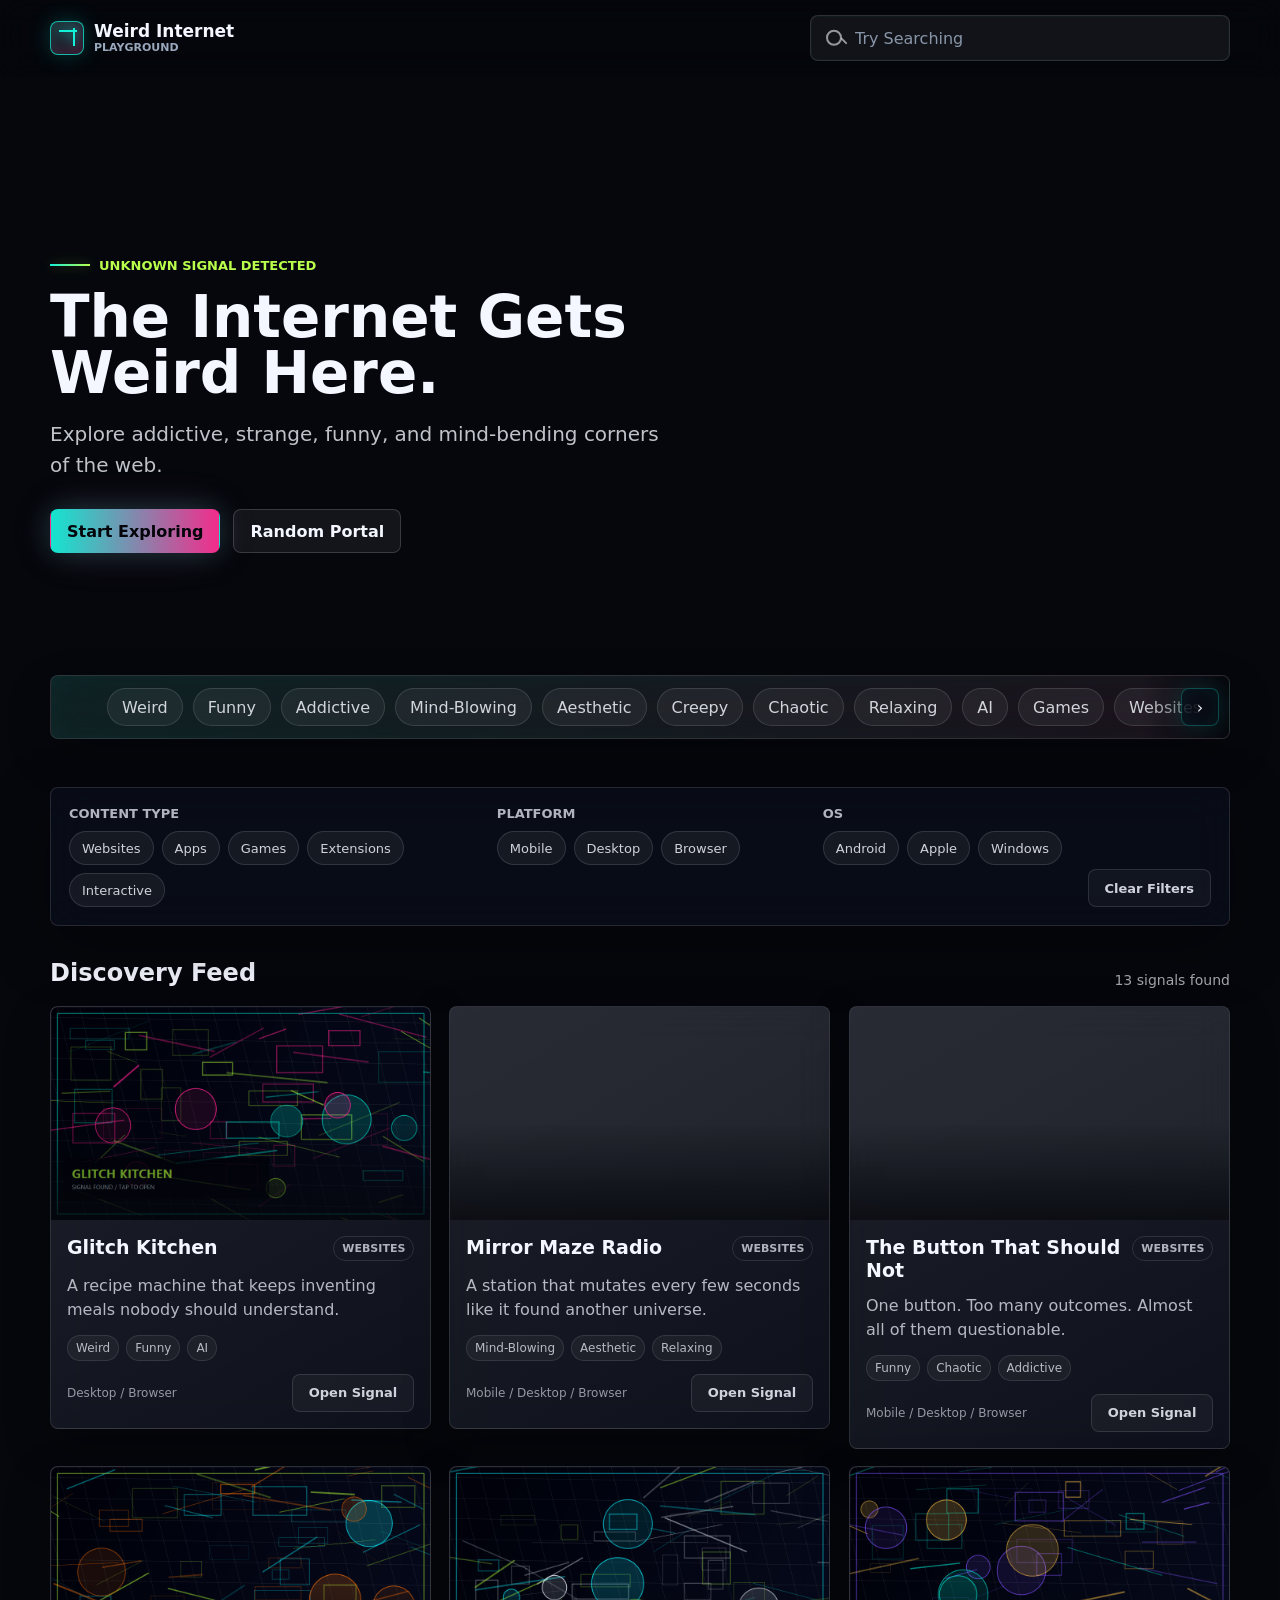
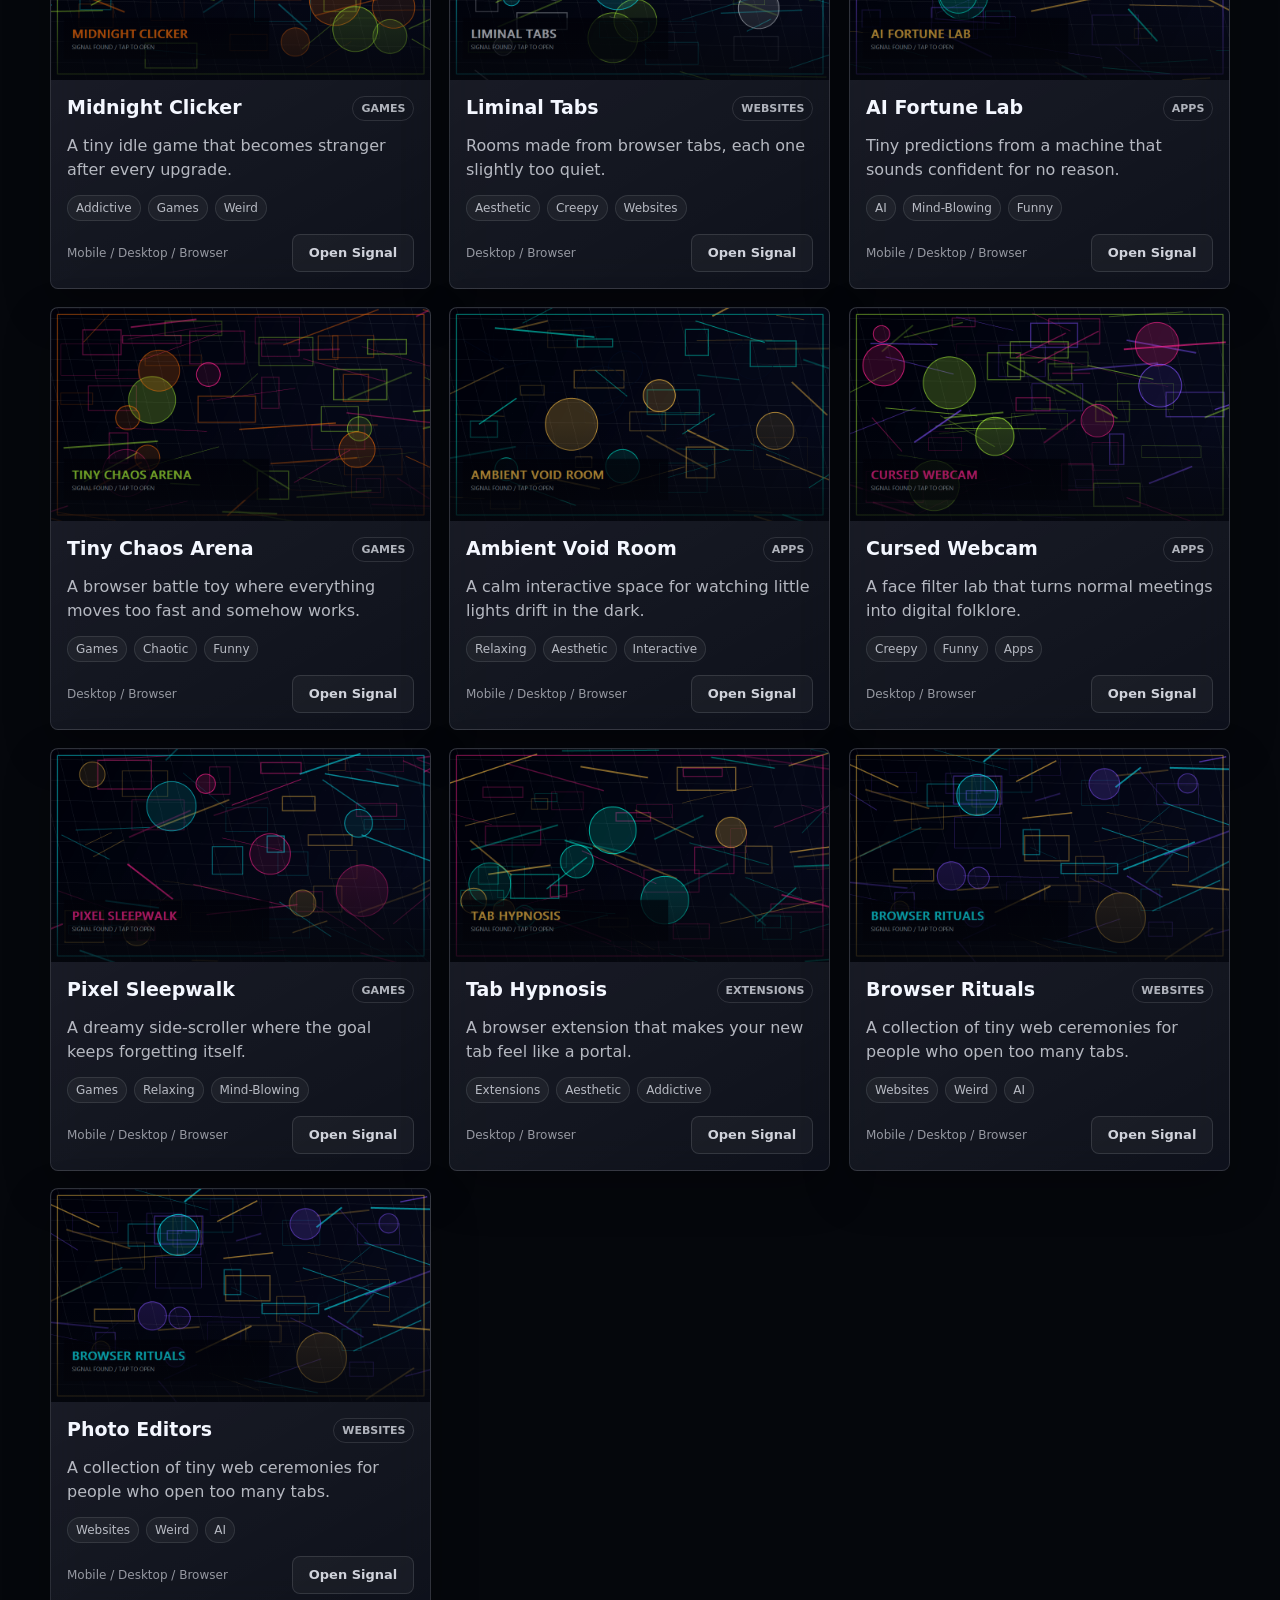
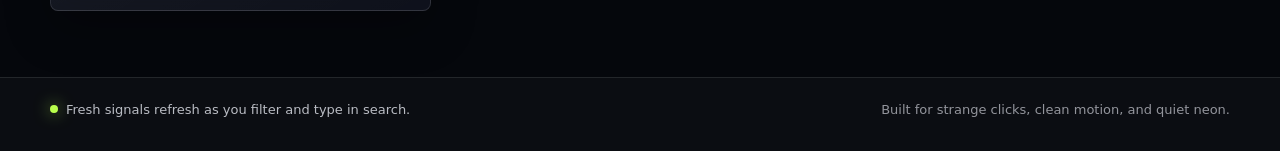
<file: index.html>
<!doctype html>
<html lang="en">
<head>
    <meta charset="utf-8">
    <meta name="viewport" content="width=device-width, initial-scale=1">
    <meta name="theme-color" content="#05070c">
	<title>Weird Internet Playground</title>
    <link rel="stylesheet" href="styles.css">
</head>
	
<body>
    <a class="skip-link" href="#discoveries">Skip to discoveries</a>
    <canvas id="particle-field" aria-hidden="true"></canvas>
    <div class="ambient-layer" aria-hidden="true"></div>

    <header class="site-header" id="siteHeader">
        <div class="header-inner">
            <a class="brand" href="#top" aria-label="Weird Internet Playground home">
                <span class="brand-mark" aria-hidden="true"></span>
                <span class="brand-text">
                    <span class="brand-title">Weird Internet</span>
                    <span class="brand-kicker">Playground</span>
                </span>
            </a>

            <label class="search-shell">
                <input id="searchInput" type="search" placeholder="Try Searching" autocomplete="off" aria-label="Search discoveries">
            </label>
        </div>
    </header>

    <main id="top">
        <section class="hero" aria-labelledby="hero-title">
            <div class="hero-inner">
                <div class="hero-copy">
                    <div class="signal-line">Unknown signal detected</div>
                    <h1 id="hero-title">The Internet Gets Weird Here.</h1>
                    <p>Explore addictive, strange, funny, and mind-bending corners of the web.</p>
                </div>
                <div class="hero-actions">
                    <a class="primary-btn" href="#discoveries">Start Exploring</a>
                    <button class="ghost-btn" type="button" id="randomButton">Random Portal</button>
                </div>
            </div>
        </section>

        <section class="category-zone" aria-label="Discovery categories">
            <div class="section-shell">
                <div class="category-frame" id="categoryCarousel">
                    <button class="carousel-arrow carousel-prev is-hidden" id="categoryPrev" type="button" aria-label="Scroll categories left">
                        <span aria-hidden="true">&lsaquo;</span>
                    </button>
                    <div class="category-viewport" id="categoryViewport" tabindex="0" aria-label="Scrollable category carousel">
                        <div class="category-row" id="categoryRow"></div>
                    </div>
                    <button class="carousel-arrow carousel-next" id="categoryNext" type="button" aria-label="Scroll categories right">
                        <span aria-hidden="true">&rsaquo;</span>
                    </button>
                </div>
            </div>
        </section>

        <section class="filters" aria-label="Advanced filters">
            <div class="section-shell">
                <div class="filter-panel">
                    <div class="filter-group">
                        <p class="filter-label">Content Type</p>
                        <div class="chip-row" id="typeFilters"></div>
                    </div>
                    <div class="filter-group">
                        <p class="filter-label">Platform</p>
                        <div class="chip-row" id="platformFilters"></div>
                    </div>
                    <div class="filter-group">
                        <p class="filter-label">OS</p>
                        <div class="chip-row" id="osFilters"></div>
                    </div>
                    <div class="testing"><button class="text-btn" id="clearFilters" type="button">Clear Filters</button></div>
                </div>
            </div>
        </section>

        <section class="results-zone" id="discoveries" aria-labelledby="discoveries-title">
            <div class="section-shell">
                <div class="results-head">
                    <div>
                        <h2 id="discoveries-title">Discovery Feed</h2>
                    </div>
                    <div class="results-count" id="resultCount" aria-live="polite"></div>
                </div>
                <div class="card-grid" id="cardGrid"></div>
            </div>
        </section>
    </main>

    <footer class="page-footer">
        <div class="footer-inner">
            <span class="footer-signal">Fresh signals refresh as you filter and type in search.</span>
            <span>Built for strange clicks, clean motion, and quiet neon.</span>
        </div>
    </footer>
	
	<script src="data/discoveries.js"></script>
	<!--<script src="data/content.js"></script>-->
	<script src="script.js"></script>

    
</body>
</html>
</file>
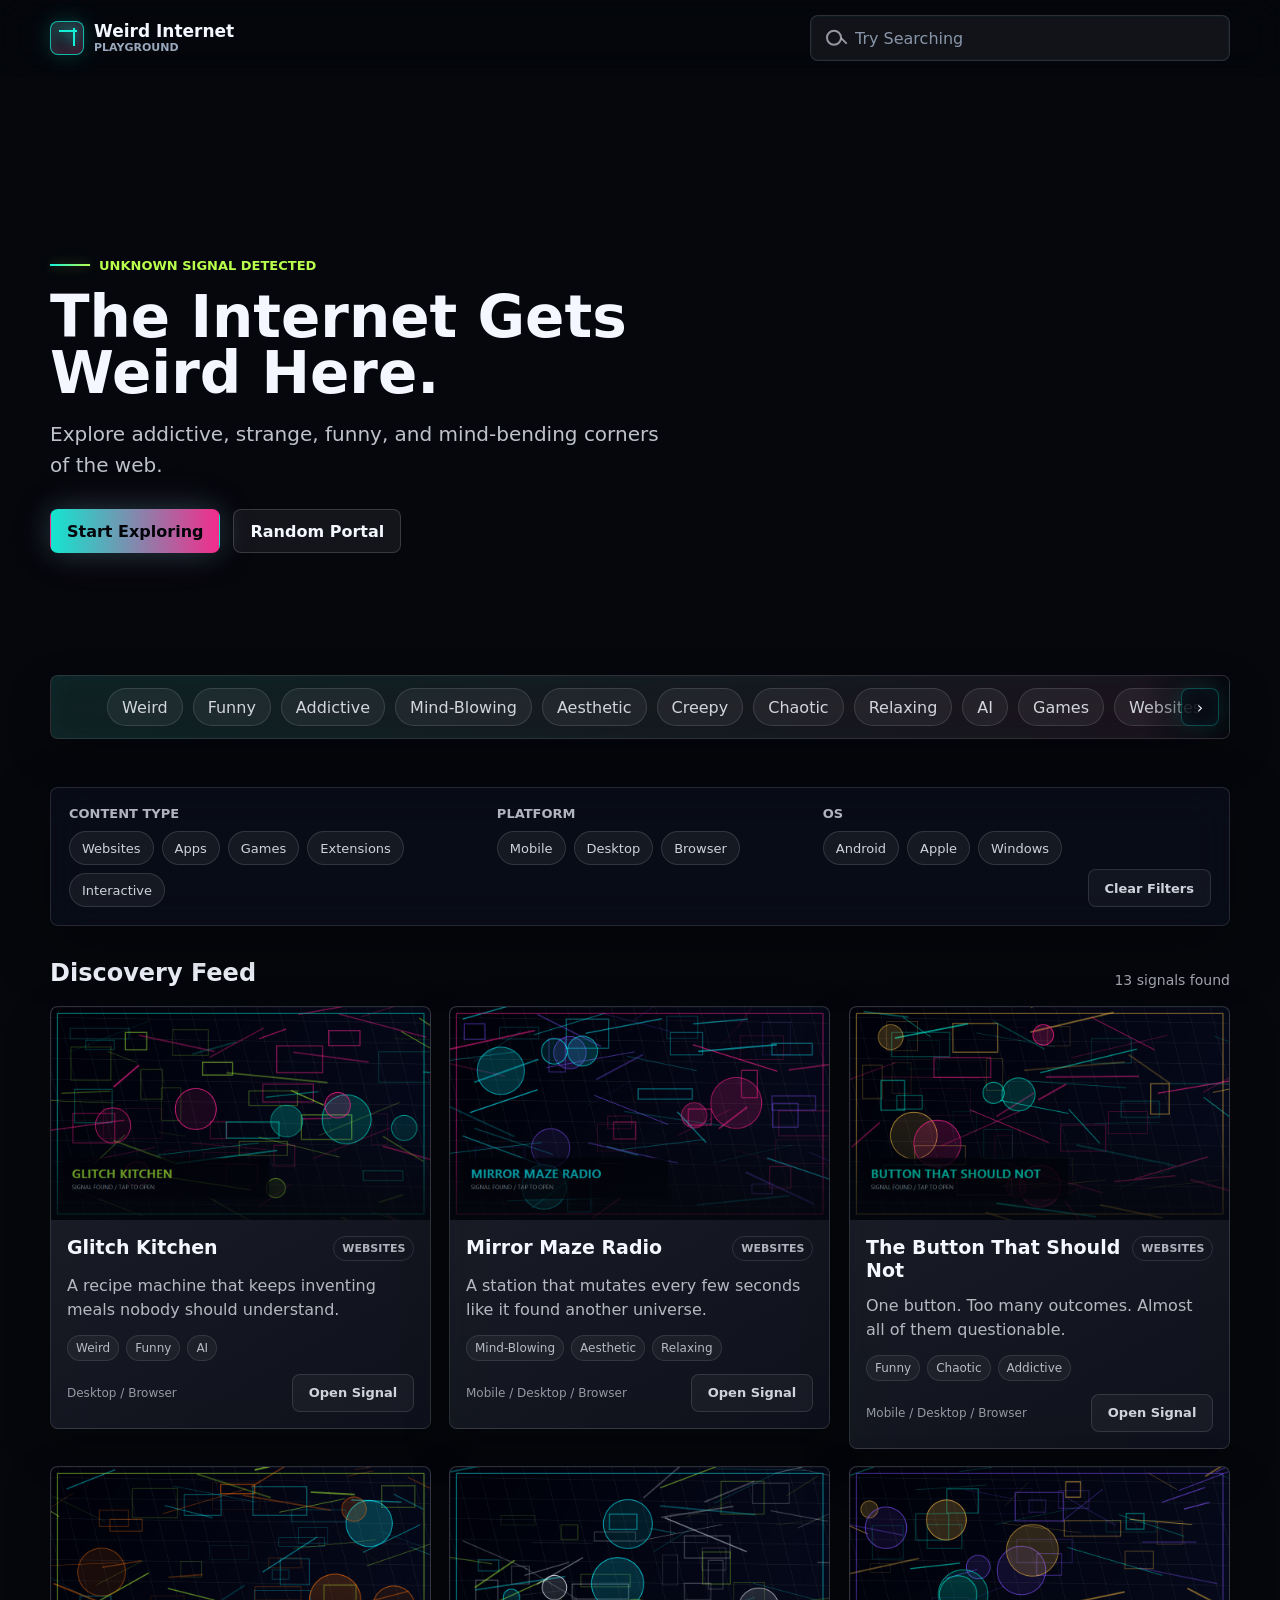
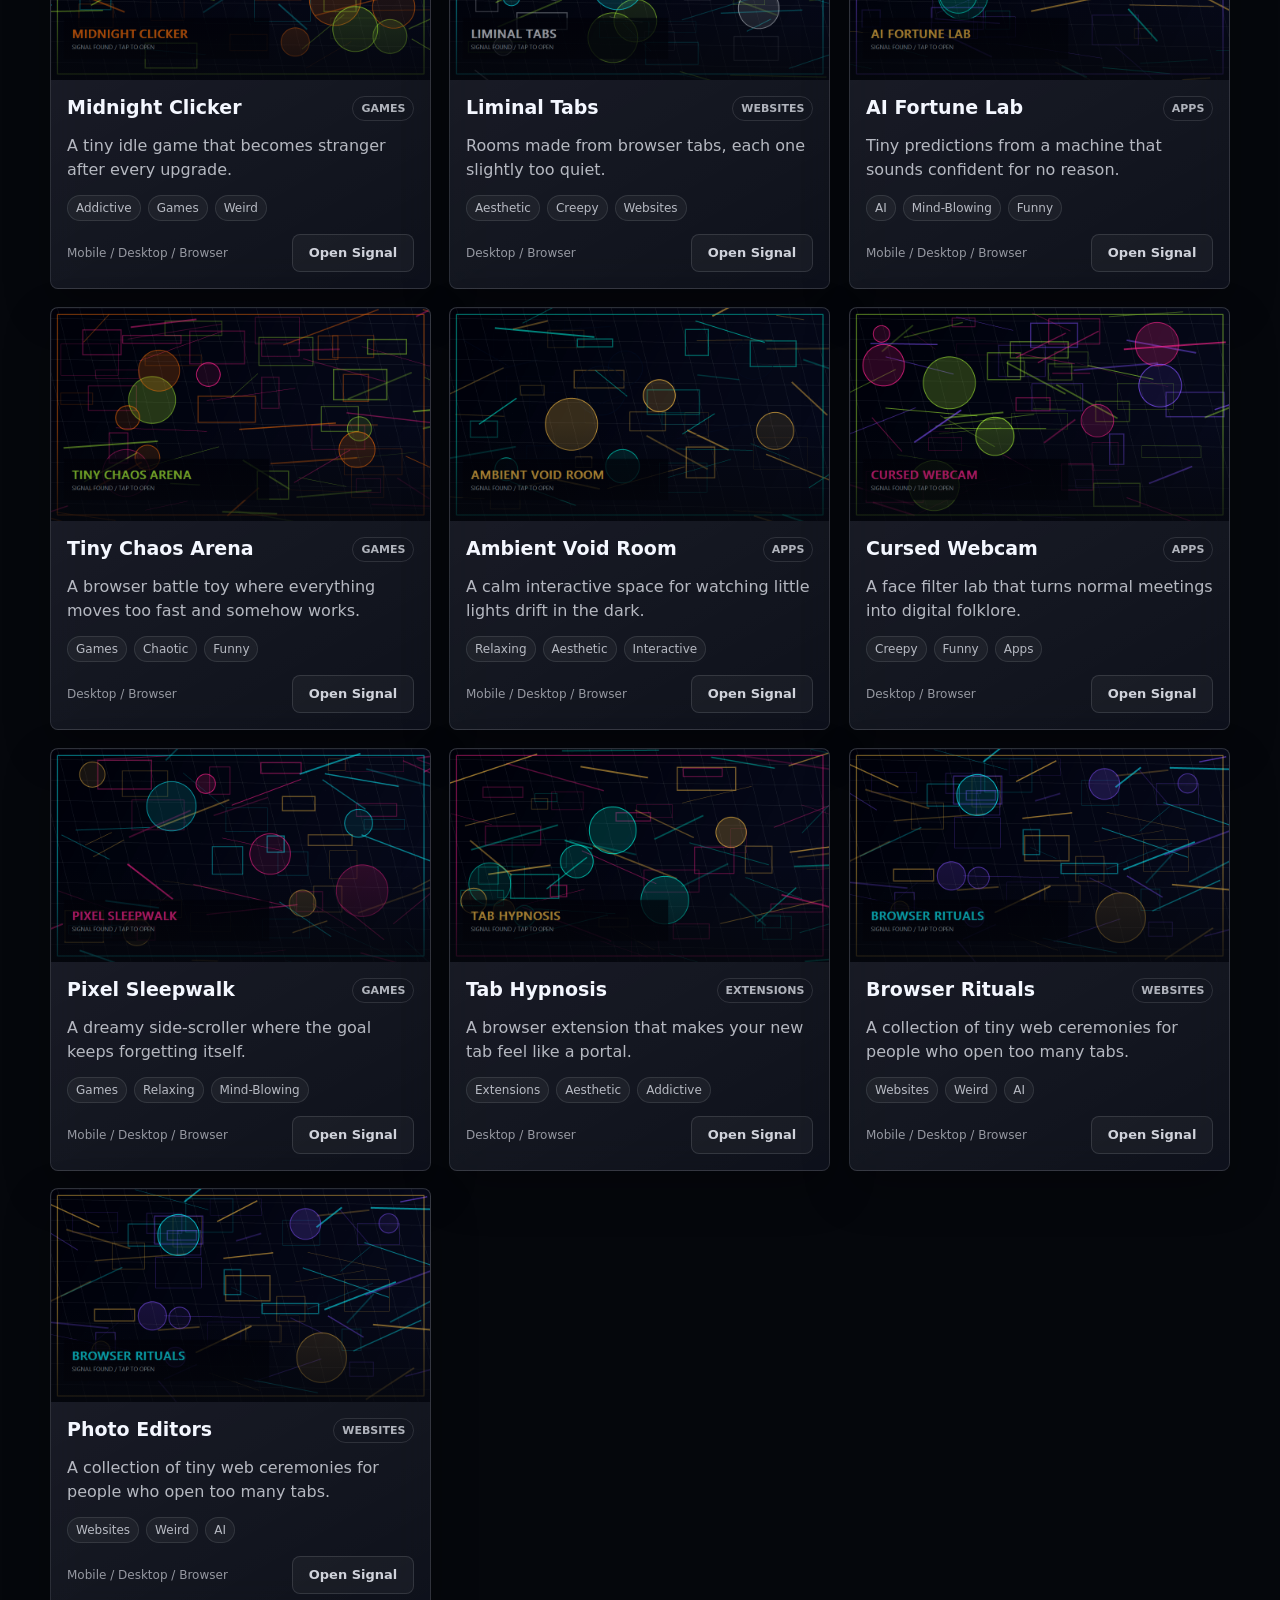
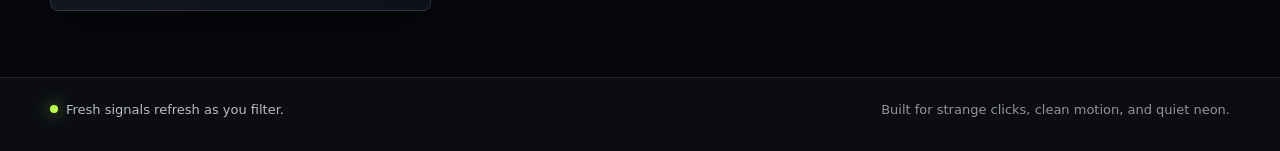
<file: Index.html>
<!doctype html>
<html lang="en">
<head>
    <meta charset="utf-8">
    <meta name="viewport" content="width=device-width, initial-scale=1">
    <meta name="theme-color" content="#05070c">
	<title>Weird Internet Playground</title>
    <style>
        :root {
            color-scheme: dark;
            --bg: #05070c;
            --panel: rgba(11, 15, 28, 0.68);
            --panel-strong: rgba(12, 18, 33, 0.9);
            --line: rgba(244, 247, 255, 0.14);
            --line-hot: rgba(20, 241, 217, 0.46);
            --text: #f4f7ff;
            --muted: #9aa8bd;
            --cyan: #14f1d9;
            --pink: #ff2f92;
            --green: #b9ff4c;
            --amber: #ffc857;
            --violet: #8a5cff;
            --shadow: 0 20px 60px rgba(0, 0, 0, 0.35);
            --radius: 8px;
            --cursor-x: 50vw;
            --cursor-y: 32vh;
        }

        * {
            box-sizing: border-box;
        }

        html {
            scroll-behavior: smooth;
            background: var(--bg);
        }

        body {
            min-height: 100vh;
            margin: 0;
            overflow-x: hidden;
            background: var(--bg);
            color: var(--text);
            font-family: "Segoe UI", Inter, ui-sans-serif, system-ui, -apple-system, BlinkMacSystemFont, Arial, sans-serif;
            text-rendering: optimizeLegibility;
        }

        body::before {
            position: fixed;
            inset: 0;
            z-index: -4;
            content: "";
            background:
                radial-gradient(circle at var(--cursor-x) var(--cursor-y), rgba(20, 241, 217, 0.2), transparent 26vw),
                radial-gradient(circle at calc(var(--cursor-x) + 12vw) calc(var(--cursor-y) + 8vh), rgba(255, 47, 146, 0.14), transparent 30vw),
                linear-gradient(120deg, rgba(20, 241, 217, 0.1), transparent 32%),
                linear-gradient(235deg, rgba(255, 47, 146, 0.12), transparent 38%),
                linear-gradient(330deg, rgba(185, 255, 76, 0.06), transparent 44%),
                #05070c;
            background-repeat: no-repeat;
            background-size: 140% 140%, 140% 140%, 180% 180%, 180% 180%, 180% 180%;
            animation: backgroundShift 18s ease-in-out infinite alternate;
        }

        body::after {
            position: fixed;
            inset: 0;
            z-index: -2;
            pointer-events: none;
            content: "";
            background-image:
                linear-gradient(rgba(255, 255, 255, 0.035) 1px, transparent 1px),
                linear-gradient(90deg, rgba(255, 255, 255, 0.035) 1px, transparent 1px),
                linear-gradient(rgba(20, 241, 217, 0.05), transparent 28%, rgba(255, 47, 146, 0.05));
            background-size: 52px 52px, 52px 52px, 100% 420px;
            mask-image: linear-gradient(to bottom, rgba(0, 0, 0, 0.7), rgba(0, 0, 0, 0.28));
            animation: gridDrift 24s linear infinite;
        }

        a {
            color: inherit;
            text-decoration: none;
        }

        button,
        input {
            font: inherit;
        }

        button {
            cursor: pointer;
        }

        img {
            display: block;
            max-width: 100%;
        }

        .skip-link {
            position: fixed;
            top: 12px;
            left: 12px;
            z-index: 100;
            transform: translateY(-140%);
            border: 1px solid var(--line-hot);
            border-radius: var(--radius);
            padding: 10px 12px;
            background: #07111b;
            color: var(--text);
            transition: transform 180ms ease;
        }

        .skip-link:focus {
            transform: translateY(0);
        }

        #particle-field {
            position: fixed;
            inset: 0;
            z-index: -3;
            width: 100%;
            height: 100%;
            opacity: 0.86;
        }

        .ambient-layer {
            position: fixed;
            inset: -16vh -14vw;
            z-index: -1;
            overflow: hidden;
            pointer-events: none;
            opacity: 0.86;
        }

        .ambient-layer::before,
        .ambient-layer::after {
            position: absolute;
            content: "";
            filter: blur(28px);
            mix-blend-mode: screen;
            transform: translate3d(0, 0, 0);
        }

        .ambient-layer::before {
            top: 12%;
            left: -12%;
            width: 72vw;
            height: 34vh;
            background: linear-gradient(92deg, transparent, rgba(20, 241, 217, 0.14), rgba(255, 47, 146, 0.09), transparent);
            animation: fogDrift 16s ease-in-out infinite alternate;
        }

        .ambient-layer::after {
            right: -16%;
            bottom: 4%;
            width: 64vw;
            height: 40vh;
            background: linear-gradient(110deg, transparent, rgba(138, 92, 255, 0.13), rgba(185, 255, 76, 0.08), transparent);
            animation: fogDrift 20s ease-in-out infinite alternate-reverse;
        }

        .site-header {
            position: sticky;
            top: 0;
            z-index: 50;
            border-bottom: 1px solid transparent;
            background: rgba(5, 7, 12, 0.28);
            backdrop-filter: blur(16px);
            transition: background 220ms ease, border-color 220ms ease, box-shadow 220ms ease;
        }

        .site-header.is-scrolled {
            border-color: rgba(20, 241, 217, 0.18);
            background: rgba(5, 7, 12, 0.72);
            box-shadow: 0 10px 36px rgba(0, 0, 0, 0.25);
        }

        .header-inner,
        .section-shell,
        .hero-inner {
            width: min(1180px, calc(100% - 32px));
            margin: 0 auto;
        }

        .header-inner {
            display: flex;
            align-items: center;
            justify-content: space-between;
            gap: 18px;
            min-height: 76px;
            padding: 12px 0;
        }

        .brand {
            display: inline-flex;
            align-items: center;
            min-width: max-content;
            gap: 10px;
            font-weight: 800;
        }

        .brand-mark {
            position: relative;
            width: 34px;
            height: 34px;
            border: 1px solid rgba(20, 241, 217, 0.72);
            border-radius: var(--radius);
            background:
                linear-gradient(135deg, rgba(20, 241, 217, 0.18), rgba(255, 47, 146, 0.14)),
                rgba(255, 255, 255, 0.04);
            box-shadow: 0 0 22px rgba(20, 241, 217, 0.22), inset 0 0 18px rgba(255, 47, 146, 0.1);
        }

        .brand-mark::before,
        .brand-mark::after {
            position: absolute;
            content: "";
            background: var(--cyan);
            box-shadow: 0 0 12px rgba(20, 241, 217, 0.9);
        }

        .brand-mark::before {
            top: 8px;
            left: 8px;
            width: 18px;
            height: 2px;
        }

        .brand-mark::after {
            right: 8px;
            bottom: 8px;
            width: 2px;
            height: 18px;
        }

        .brand-text {
            display: grid;
            gap: 1px;
            line-height: 1.08;
        }

        .brand-title {
            font-size: 17px;
            color: var(--text);
        }

        .brand-kicker {
            font-size: 11px;
            color: var(--muted);
            text-transform: uppercase;
        }

        .search-shell {
            position: relative;
            width: min(420px, 44vw);
        }

        .search-shell::before {
            position: absolute;
            top: 53%;
            left: 16px;
            width: 12px;
            height: 12px;
            content: "";
            border: 2px solid rgba(244, 247, 255, 0.58);
            border-radius: 50%;
            transform: translateY(-58%);
        }

        .search-shell::after {
            position: absolute;
            top: 55%;
            left: 30px;
            width: 8px;
            height: 2px;
            content: "";
            border-radius: 99px;
            background: rgba(244, 247, 255, 0.58);
            transform: rotate(45deg);
        }

        .search-shell input {
            width: 100%;
            min-height: 46px;
            border: 1px solid rgba(244, 247, 255, 0.12);
            border-radius: var(--radius);
            outline: 0;
            padding: 0 16px 0 44px;
            background: rgba(255, 255, 255, 0.06);
            color: var(--text);
            box-shadow: inset 0 0 0 1px rgba(20, 241, 217, 0.03);
            transition: border-color 180ms ease, box-shadow 180ms ease, background 180ms ease;
        }

        .search-shell input::placeholder {
            color: rgba(154, 168, 189, 0.88);
			position: absolute;
        }

        .search-shell input:focus {
            border-color: rgba(20, 241, 217, 0.62);
            background: rgba(255, 255, 255, 0.09);
            box-shadow: 0 0 0 4px rgba(20, 241, 217, 0.08), 0 0 24px rgba(20, 241, 217, 0.12);
        }

        .hero {
            display: grid;
            align-items: center;
            min-height: 66vh;
            padding: 100px 0 44px;
        }

        .hero-inner {
            display: grid;
            gap: 28px;
        }

        .hero-copy {
            width: min(760px, 100%);
        }

        .signal-line {
            display: inline-flex;
            align-items: center;
            gap: 9px;
            margin-bottom: 16px;
            color: var(--green);
            font-size: 13px;
            font-weight: 700;
            text-transform: uppercase;
        }

        .signal-line::before {
            width: 40px;
            height: 2px;
            content: "";
            background: linear-gradient(90deg, var(--cyan), var(--green));
            box-shadow: 0 0 12px rgba(185, 255, 76, 0.38);
        }

        h1 {
            max-width: 780px;
            margin: 0;
            font-size: 58px;
            line-height: 0.97;
            letter-spacing: 0;
        }

        .hero p {
            max-width: 610px;
            margin: 18px 0 0;
            color: rgba(244, 247, 255, 0.78);
            font-size: 20px;
            line-height: 1.55;
        }

        .hero-actions {
            display: flex;
            flex-wrap: wrap;
            align-items: center;
            gap: 13px;
        }

        .primary-btn,
        .ghost-btn,
        .text-btn {
            display: inline-flex;
            align-items: center;
            justify-content: center;
            min-height: 44px;
            border: 1px solid transparent;
            border-radius: var(--radius);
            padding: 0 16px;
            color: var(--text);
            font-weight: 800;
            transition: transform 180ms ease, border-color 180ms ease, background 180ms ease, box-shadow 180ms ease;
        }

        .primary-btn {
            background: linear-gradient(90deg, rgba(20, 241, 217, 0.95), rgba(255, 47, 146, 0.95));
            box-shadow: 0 0 30px rgba(20, 241, 217, 0.2), 0 0 42px rgba(255, 47, 146, 0.16);
            color: #03050a;
        }

        .primary-btn:hover,
        .ghost-btn:hover,
        .text-btn:hover {
            transform: translateY(-2px);
        }

        .primary-btn:focus-visible,
        .ghost-btn:focus-visible,
        .text-btn:focus-visible,
        .collapse-btn:focus-visible,
        .carousel-arrow:focus-visible,
        .related-card:focus-visible,
        .chip:focus-visible,
        .category-pill:focus-visible,
        .search-shell input:focus-visible {
            outline: 2px solid rgba(185, 255, 76, 0.86);
            outline-offset: 3px;
        }

        .ghost-btn {
            border-color: rgba(244, 247, 255, 0.16);
            background: rgba(255, 255, 255, 0.06);
        }

        .text-btn {
            min-height: 38px;
            border-color: rgba(244, 247, 255, 0.12);
            background: rgba(255, 255, 255, 0.04);
            color: rgba(244, 247, 255, 0.84);
            font-size: 13px;
        }

        .category-zone {
            padding: 4px 0 26px;
        }

        .category-frame {
            position: relative;
            overflow: hidden;
            border: 1px solid rgba(244, 247, 255, 0.11);
            border-radius: var(--radius);
            background:
                linear-gradient(135deg, rgba(20, 241, 217, 0.08), rgba(255, 47, 146, 0.055)),
                rgba(255, 255, 255, 0.04);
            box-shadow: 0 16px 44px rgba(0, 0, 0, 0.22), inset 0 0 28px rgba(20, 241, 217, 0.035);
            backdrop-filter: blur(18px);
        }

        .category-frame::before,
        .category-frame::after {
            position: absolute;
            top: 0;
            bottom: 0;
            z-index: 2;
            width: 88px;
            pointer-events: none;
            content: "";
            opacity: 0;
            transition: opacity 180ms ease;
        }

        .category-frame::before {
            left: 0;
            background: linear-gradient(90deg, rgba(5, 7, 12, 0.96), rgba(5, 7, 12, 0));
        }

        .category-frame::after {
            right: 0;
            background: linear-gradient(270deg, rgba(5, 7, 12, 0.96), rgba(5, 7, 12, 0));
        }

        .category-frame.has-left::before,
        .category-frame.has-right::after {
            opacity: 1;
        }

        .category-viewport {
            overflow-x: auto;
            overflow-y: hidden;
            scroll-behavior: smooth;
            scroll-padding-inline: 56px;
            scroll-snap-type: x proximity;
            scrollbar-width: none;
            -webkit-overflow-scrolling: touch;
        }

        .category-viewport::-webkit-scrollbar {
            display: none;
        }

        .category-row {
            display: flex;
            width: max-content;
            gap: 10px;
            min-width: 100%;
            padding: 12px 56px;
        }

        .carousel-arrow {
            position: absolute;
            top: 50%;
            z-index: 4;
            display: grid;
            place-items: center;
            width: 38px;
            height: 38px;
            border: 1px solid rgba(20, 241, 217, 0.28);
            border-radius: var(--radius);
            background: rgba(7, 12, 22, 0.72);
            color: var(--text);
            box-shadow: 0 0 24px rgba(20, 241, 217, 0.14), inset 0 0 18px rgba(20, 241, 217, 0.06);
            transform: translateY(-50%);
            transition: opacity 180ms ease, transform 180ms ease, border-color 180ms ease, box-shadow 180ms ease;
        }

        .carousel-arrow:hover {
            border-color: rgba(185, 255, 76, 0.62);
            box-shadow: 0 0 28px rgba(185, 255, 76, 0.18), inset 0 0 20px rgba(185, 255, 76, 0.08);
        }

        .carousel-arrow.is-hidden {
            opacity: 0;
            pointer-events: none;
        }

        .carousel-prev {
            left: 10px;
        }

        .carousel-next {
            right: 10px;
        }

        .category-pill,
        .chip {
            min-height: 38px;
            border: 1px solid rgba(244, 247, 255, 0.13);
            border-radius: 999px;
            padding: 0 14px;
            background: rgba(255, 255, 255, 0.055);
            color: rgba(244, 247, 255, 0.84);
            white-space: nowrap;
            scroll-snap-align: center;
            transition: transform 180ms ease, border-color 180ms ease, color 180ms ease, box-shadow 180ms ease, background 180ms ease;
        }

        .category-pill:hover,
        .chip:hover {
            transform: translateY(-1px);
            border-color: rgba(20, 241, 217, 0.48);
            color: var(--text);
            box-shadow: 0 0 22px rgba(20, 241, 217, 0.11);
        }

        .category-pill:active,
        .chip:active,
        .text-btn:active,
        .collapse-btn:active,
        .related-card:active {
            transform: translateY(0) scale(0.98);
        }

        .category-pill.is-active,
        .chip.is-active {
            border-color: rgba(185, 255, 76, 0.66);
            background: rgba(185, 255, 76, 0.13);
            color: var(--text);
            box-shadow: 0 0 32px rgba(185, 255, 76, 0.22), 0 0 18px rgba(20, 241, 217, 0.1), inset 0 0 18px rgba(185, 255, 76, 0.07);
            animation: softPulse 2.8s ease-in-out infinite;
        }

        .filters {
            padding: 22px 0 6px;
        }

        .filter-panel {
            display: grid;
            grid-template-columns: 1.2fr 0.9fr 0.72fr auto;
            gap: 20px;
            align-items: start;
            border: 1px solid rgba(244, 247, 255, 0.12);
            border-radius: var(--radius);
            padding: 18px;
            background: var(--panel);
            box-shadow: var(--shadow);
            backdrop-filter: blur(20px);
        }
		
		.testing {
			align-self: end;
			justify-self: right;
		}

        .filter-group {
            min-width: 0;
        }

        .filter-label {
            margin: 0 0 10px;
            color: rgba(244, 247, 255, 0.72);
            font-size: 13px;
            font-weight: 800;
            text-transform: uppercase;
        }

        .chip-row {
            display: flex;
            flex-wrap: wrap;
            gap: 8px;
        }

        .chip {
            min-height: 34px;
            padding: 0 12px;
            font-size: 13px;
        }

        .results-zone {
            padding: 28px 0 66px;
        }

        .results-head {
            display: flex;
            align-items: end;
            justify-content: space-between;
            gap: 16px;
            margin-bottom: 18px;
        }

        .results-head h2 {
            margin: 0;
            font-size: 24px;
            line-height: 1.15;
            letter-spacing: 0;
        }

        .results-count {
            color: rgba(244, 247, 255, 0.68);
            font-size: 14px;
            text-align: right;
        }

        .card-grid {
            display: grid;
            grid-template-columns: repeat(3, minmax(0, 1fr));
            gap: 18px;
            align-items: start;
        }

        .discovery-card {
            --accent: var(--cyan);
            --card-glow-x: 50%;
            --card-glow-y: 50%;
            --hover-offset: 0px;
            --reveal-offset: 0px;
            --tilt-x: 0deg;
            --tilt-y: 0deg;
            position: relative;
            overflow: hidden;
            min-width: 0;
            border: 1px solid rgba(244, 247, 255, 0.12);
            border-radius: var(--radius);
            background:
                linear-gradient(150deg, rgba(255, 255, 255, 0.092), rgba(255, 255, 255, 0.028)),
                rgba(9, 13, 25, 0.72);
            box-shadow: 0 18px 46px rgba(0, 0, 0, 0.28);
            backdrop-filter: blur(18px);
            transform: translateY(calc(var(--reveal-offset) + var(--hover-offset))) perspective(950px) rotateX(var(--tilt-x)) rotateY(var(--tilt-y));
            transform-style: preserve-3d;
            transition: transform 220ms ease, border-color 220ms ease, box-shadow 220ms ease, background 220ms ease;
        }

        .discovery-card::before {
            position: absolute;
            inset: 0;
            pointer-events: none;
            content: "";
            border-radius: inherit;
            background:
                radial-gradient(circle at var(--card-glow-x) var(--card-glow-y), color-mix(in srgb, var(--accent) 28%, transparent), transparent 34%),
                linear-gradient(130deg, color-mix(in srgb, var(--accent) 34%, transparent), transparent 28%, rgba(255, 255, 255, 0.04));
            opacity: 0;
            transition: opacity 220ms ease;
        }

        .discovery-card::after {
            position: absolute;
            inset: 0;
            pointer-events: none;
            content: "";
            border-radius: inherit;
            background: linear-gradient(90deg, transparent, color-mix(in srgb, var(--accent) 38%, transparent), transparent);
            opacity: 0;
            transform: translateX(-110%);
        }

        .discovery-card:hover,
        .discovery-card.is-expanded {
            --hover-offset: -4px;
            border-color: color-mix(in srgb, var(--accent) 48%, rgba(244, 247, 255, 0.12));
            box-shadow: 0 22px 62px rgba(0, 0, 0, 0.42), 0 0 20px color-mix(in srgb, var(--accent) 10%, transparent);
        }

        .discovery-card.is-expanded {
            transform: translateY(-2px) !important;
        }

        .discovery-card.is-expanded::before,
        .discovery-card.is-expanded::after {
            opacity: 0.16;
            animation: none;
        }

        .discovery-card:active {
            --hover-offset: -1px;
        }

        .discovery-card:hover::before,
        .discovery-card.is-expanded::before {
            opacity: 1;
        }

        .discovery-card.is-expanded::after {
            opacity: 0.34;
            animation: borderScan 1.7s ease both;
        }

        .discovery-card.is-expanded {
            --hover-offset: -2px;
            grid-column: span 2;
        }

        body.has-expanded::before {
            animation-duration: 42s;
            filter: brightness(0.82);
        }

        body.has-expanded .ambient-layer,
        body.has-expanded #particle-field {
            opacity: 0.28;
            transition: opacity 320ms ease;
        }

        .card-media {
            position: relative;
            overflow: hidden;
            aspect-ratio: 16 / 9;
            background: rgba(255, 255, 255, 0.05);
        }

        .card-media img {
            width: 100%;
            height: 100%;
            object-fit: cover;
            filter: saturate(1.1) contrast(1.05);
            transition: transform 360ms ease, filter 360ms ease;
        }

        .discovery-card:hover .card-media img,
        .discovery-card.is-expanded .card-media img {
            transform: scale(1.045);
            filter: saturate(1.24) contrast(1.08);
        }

        .card-media::after {
            position: absolute;
            inset: auto 0 0;
            height: 45%;
            content: "";
            background: linear-gradient(to top, rgba(5, 7, 12, 0.76), transparent);
        }

        .card-body {
            position: relative;
            display: grid;
            gap: 13px;
            padding: 16px;
            transform: translateZ(18px);
        }

        .card-title-row {
            display: flex;
            align-items: start;
            justify-content: space-between;
            gap: 12px;
        }

        .card-title-row h3 {
            margin: 0;
            font-size: 19px;
            line-height: 1.18;
            letter-spacing: 0;
        }

        .type-badge {
            flex: 0 0 auto;
            border: 1px solid rgba(244, 247, 255, 0.12);
            border-radius: 999px;
            padding: 5px 8px;
            color: rgba(244, 247, 255, 0.7);
            font-size: 11px;
            font-weight: 800;
            text-transform: uppercase;
        }

        .teaser {
            margin: 0;
            color: rgba(244, 247, 255, 0.72);
            line-height: 1.48;
        }

        .tag-row {
            display: flex;
            flex-wrap: wrap;
            gap: 7px;
        }

        .tag {
            border: 1px solid rgba(244, 247, 255, 0.1);
            border-radius: 999px;
            padding: 5px 8px;
            background: rgba(255, 255, 255, 0.045);
            color: rgba(244, 247, 255, 0.72);
            font-size: 12px;
        }

        .card-actions {
            display: flex;
            justify-content: space-between;
            gap: 10px;
            align-items: center;
        }

        .signal-meta {
            color: rgba(244, 247, 255, 0.58);
            font-size: 12px;
        }

        
        .expanded-content {
            position: relative;
            overflow: hidden;
            border-top: 1px solid rgba(255, 255, 255, 0.08);
            margin-top: 10px;
            padding-top: 22px;
            animation: expandContainer 380ms ease both;
        }

        .expanded-layout {
            max-width: 760px;
            margin: 0 auto;
        }

        .expanded-copy {
            position: relative;
            overflow: hidden;
            border: 1px solid rgba(255, 255, 255, 0.08);
            border-radius: 18px;
            background: rgba(18, 24, 39, 0.94);
            box-shadow: 0 10px 40px rgba(0, 0, 0, 0.28);
            padding: 28px;
        }

        .expanded-copy::before {
            position: absolute;
            inset: 0;
            pointer-events: none;
            content: "";
            background: linear-gradient(180deg, rgba(20, 241, 217, 0.04), transparent 22%);
        }

        .expanded-copy p {
            margin: 0;
            color: rgba(244, 247, 255, 0.88);
            font-size: 16px;
            line-height: 1.82;
            letter-spacing: 0.01em;
        }

        .mini-title {
            margin: 0 0 18px;
            color: rgba(185, 255, 76, 0.9);
            font-size: 12px;
            font-weight: 800;
            letter-spacing: 0.18em;
            text-transform: uppercase;
        }

        .reading-shell {
            position: relative;
        }

        .reading-shell::after {
            position: absolute;
            right: 0;
            left: 0;
            bottom: 0;
            height: 82px;
            content: "";
            pointer-events: none;
            background: linear-gradient(to bottom, rgba(18, 24, 39, 0), rgba(18, 24, 39, 1));
            opacity: 1;
            transition: opacity 240ms ease;
        }

        .reading-shell.is-expanded::after {
            opacity: 0;
        }

        .reading-content {
            overflow: hidden;
            max-height: 180px;
            transition: max-height 420ms ease;
        }

        .reading-shell.is-expanded .reading-content {
            overflow-y: auto;
            max-height: 420px;
            padding-right: 6px;
            scrollbar-width: thin;
            scrollbar-color: rgba(20, 241, 217, 0.42) transparent;
        }

        .reading-content::-webkit-scrollbar {
            width: 6px;
        }

        .reading-content::-webkit-scrollbar-thumb {
            background: rgba(20, 241, 217, 0.34);
            border-radius: 999px;
        }

        .show-more-btn {
            margin-top: 18px;
            min-height: 38px;
            border: 1px solid rgba(20, 241, 217, 0.22);
            border-radius: 999px;
            padding: 0 14px;
            background: rgba(20, 241, 217, 0.08);
            color: rgba(244, 247, 255, 0.92);
            transition: border-color 180ms ease, background 180ms ease, transform 180ms ease;
        }

        .show-more-btn:hover {
            border-color: rgba(20, 241, 217, 0.6);
            background: rgba(20, 241, 217, 0.14);
            transform: translateY(-1px);
        }

        .related-section {
            margin-top: 26px;
            padding-top: 18px;
            border-top: 1px solid rgba(255, 255, 255, 0.08);
        }

        .related-grid {
            display: grid;
            gap: 10px;
        }

        .related-card {
            padding: 14px 16px;
            border: 1px solid rgba(255, 255, 255, 0.08);
            border-radius: 12px;
            background: rgba(255, 255, 255, 0.03);
            color: rgba(244, 247, 255, 0.82);
            text-align: left;
            transition: border-color 180ms ease, box-shadow 180ms ease, background 180ms ease;
        }

        .related-card:hover {
            border-color: rgba(20, 241, 217, 0.4);
            background: rgba(20, 241, 217, 0.05);
            box-shadow: 0 0 20px rgba(20, 241, 217, 0.08);
        }

.collapse-btn {
            justify-self: start;
            min-height: 36px;
            border: 1px solid rgba(244, 247, 255, 0.12);
            border-radius: var(--radius);
            padding: 0 12px;
			margin-top: 3px;
            background: rgba(255, 255, 255, 0.045);
            color: rgba(244, 247, 255, 0.84);
            transition: border-color 180ms ease, transform 180ms ease, background 180ms ease;
        }

        .collapse-btn:hover {
            transform: translateY(-1px);
            border-color: rgba(20, 241, 217, 0.58);
            background: rgba(20, 241, 217, 0.12);
        }

        .empty-state {
            grid-column: 1 / -1;
            border: 1px dashed rgba(244, 247, 255, 0.18);
            border-radius: var(--radius);
            padding: 32px;
            background: rgba(255, 255, 255, 0.04);
            color: rgba(244, 247, 255, 0.72);
            text-align: center;
        }

        .reveal {
            --reveal-offset: 18px;
            opacity: 0;
        }

        .reveal.is-visible {
            --reveal-offset: 0px;
            opacity: 1;
            transition: opacity 520ms ease, transform 520ms ease;
        }

        .page-footer {
            border-top: 1px solid rgba(244, 247, 255, 0.1);
            padding: 24px 0 34px;
            background: rgba(255, 255, 255, 0.025);
        }

        .footer-inner {
            display: flex;
            align-items: center;
            justify-content: space-between;
            gap: 16px;
            width: min(1180px, calc(100% - 32px));
            margin: 0 auto;
            color: rgba(244, 247, 255, 0.58);
            font-size: 13px;
        }

        .footer-signal {
            display: inline-flex;
            align-items: center;
            gap: 8px;
            color: rgba(244, 247, 255, 0.75);
        }

        .footer-signal::before {
            width: 8px;
            height: 8px;
            content: "";
            border-radius: 50%;
            background: var(--green);
            box-shadow: 0 0 16px rgba(185, 255, 76, 0.72);
        }

        @keyframes backgroundShift {
            from {
                background-position: 0% 25%;
            }
            to {
                background-position: 100% 72%;
            }
        }

        @keyframes gridDrift {
            from {
                background-position: 0 0, 0 0, 0 0;
            }
            to {
                background-position: 52px 52px, -52px 52px, 0 420px;
            }
        }

        @keyframes fogDrift {
            from {
                transform: translate3d(-4vw, -1vh, 0) rotate(-2deg);
            }
            to {
                transform: translate3d(8vw, 5vh, 0) rotate(3deg);
            }
        }

        @keyframes softPulse {
            0%, 100% {
                box-shadow: 0 0 28px rgba(185, 255, 76, 0.18), 0 0 16px rgba(20, 241, 217, 0.08), inset 0 0 18px rgba(185, 255, 76, 0.07);
            }
            50% {
                box-shadow: 0 0 42px rgba(185, 255, 76, 0.28), 0 0 24px rgba(20, 241, 217, 0.14), inset 0 0 24px rgba(185, 255, 76, 0.1);
            }
        }

        @keyframes borderScan {
            from {
                transform: translateX(-110%);
            }
            to {
                transform: translateX(110%);
            }
        }

        @keyframes expandContainer {
            from {
                max-height: 0;
                opacity: 0;
                transform: translateY(-8px) scaleY(0.98);
            }
            to {
                max-height: 1500px;
                opacity: 1;
                transform: translateY(0) scaleY(1);
            }
        }

        @media (max-width: 980px) {
            .filter-panel {
                grid-template-columns: 1fr 1fr;
            }

            .card-grid {
                grid-template-columns: repeat(2, minmax(0, 1fr));
            }
        }

        @media (max-width: 760px) {
            .header-inner {
                
				
                gap: 12px;
            }

            .brand {
                justify-content: space-between;
            }

            .search-shell {
                width: min(420px, 44vw);
            }
			
			.search-shell::before {
				width: 9px;
				height: 9px;
			}
			
			.search-shell::after {
				top: 55%;
				left: 27px;
				width: 7px;
				height: 2px;
			}
			
			.search-shell input::placeholder {
            color: rgba(154, 168, 189, 0.88);
			font-size: 14px;
			position: absolute;
			}

            .hero {
                min-height: 58vh;
                padding: 70px 0 34px;
            }

            h1 {
                font-size: 39px;
                line-height: 1.03;
            }

            .hero p {
                font-size: 17px;
            }

            .carousel-arrow {
                display: none;
            }

            .category-viewport {
                scroll-snap-type: x mandatory;
            }

            .category-row {
                padding-inline: 14px;
            }

            .filter-panel {
                grid-template-columns: 1fr;
                gap: 16px;
            }
			
			.testing {
			justify-self: left;
		}

            .results-head {
                display: grid;
                align-items: start;
            }

            .results-count {
                text-align: left;
            }

            .card-grid {
                grid-template-columns: 1fr;
            }

            .discovery-card.is-expanded {
                grid-column: auto;
            }

            .expanded-layout {
                grid-template-columns: 1fr;
            }

            .expanded-copy {
                padding: 22px;
            }

            .reading-shell.is-expanded .reading-content {
                max-height: 360px;
            }

            .related-grid {
                grid-template-columns: 1fr;
            }

            .footer-inner {
                display: grid;
            }
        }

        @media (max-width: 420px) {
            .header-inner,
            .section-shell,
            .hero-inner,
            .footer-inner {
                width: min(100% - 24px, 1180px);
            }

            .brand-title {
                font-size: 15px;
            }

            h1 {
                font-size: 34px;
            }

            .hero-actions,
            .card-actions {
                display: grid;
                grid-template-columns: 1fr;
            }

            .primary-btn,
            .ghost-btn,
            .text-btn {
                width: 100%;
            }
        }

        @media (prefers-reduced-motion: reduce) {
            *,
            *::before,
            *::after {
                scroll-behavior: auto !important;
                animation-duration: 1ms !important;
                animation-iteration-count: 1 !important;
                transition-duration: 1ms !important;
            }

            .reveal {
                opacity: 1;
                --reveal-offset: 0px;
            }
        }
    </style>
</head>
<body>
    <a class="skip-link" href="#discoveries">Skip to discoveries</a>
    <canvas id="particle-field" aria-hidden="true"></canvas>
    <div class="ambient-layer" aria-hidden="true"></div>

    <header class="site-header" id="siteHeader">
        <div class="header-inner">
            <a class="brand" href="#top" aria-label="Weird Internet Playground home">
                <span class="brand-mark" aria-hidden="true"></span>
                <span class="brand-text">
                    <span class="brand-title">Weird Internet</span>
                    <span class="brand-kicker">Playground</span>
                </span>
            </a>

            <label class="search-shell">
                <input id="searchInput" type="search" placeholder="Try Searching" autocomplete="off" aria-label="Search discoveries">
            </label>
        </div>
    </header>

    <main id="top">
        <section class="hero" aria-labelledby="hero-title">
            <div class="hero-inner">
                <div class="hero-copy">
                    <div class="signal-line">Unknown signal detected</div>
                    <h1 id="hero-title">The Internet Gets Weird Here.</h1>
                    <p>Explore addictive, strange, funny, and mind-bending corners of the web.</p>
                </div>
                <div class="hero-actions">
                    <a class="primary-btn" href="#discoveries">Start Exploring</a>
                    <button class="ghost-btn" type="button" id="randomButton">Random Portal</button>
                </div>
            </div>
        </section>

        <section class="category-zone" aria-label="Discovery categories">
            <div class="section-shell">
                <div class="category-frame" id="categoryCarousel">
                    <button class="carousel-arrow carousel-prev is-hidden" id="categoryPrev" type="button" aria-label="Scroll categories left">
                        <span aria-hidden="true">&lsaquo;</span>
                    </button>
                    <div class="category-viewport" id="categoryViewport" tabindex="0" aria-label="Scrollable category carousel">
                        <div class="category-row" id="categoryRow"></div>
                    </div>
                    <button class="carousel-arrow carousel-next" id="categoryNext" type="button" aria-label="Scroll categories right">
                        <span aria-hidden="true">&rsaquo;</span>
                    </button>
                </div>
            </div>
        </section>

        <section class="filters" aria-label="Advanced filters">
            <div class="section-shell">
                <div class="filter-panel">
                    <div class="filter-group">
                        <p class="filter-label">Content Type</p>
                        <div class="chip-row" id="typeFilters"></div>
                    </div>
                    <div class="filter-group">
                        <p class="filter-label">Platform</p>
                        <div class="chip-row" id="platformFilters"></div>
                    </div>
                    <div class="filter-group">
                        <p class="filter-label">OS</p>
                        <div class="chip-row" id="osFilters"></div>
                    </div>
                    <div class="testing"><button class="text-btn" id="clearFilters" type="button">Clear Filters</button></div>
                </div>
            </div>
        </section>

        <section class="results-zone" id="discoveries" aria-labelledby="discoveries-title">
            <div class="section-shell">
                <div class="results-head">
                    <div>
                        <h2 id="discoveries-title">Discovery Feed</h2>
                    </div>
                    <div class="results-count" id="resultCount" aria-live="polite"></div>
                </div>
                <div class="card-grid" id="cardGrid"></div>
            </div>
        </section>
    </main>

    <footer class="page-footer">
        <div class="footer-inner">
            <span class="footer-signal">Fresh signals refresh as you filter.</span>
            <span>Built for strange clicks, clean motion, and quiet neon.</span>
        </div>
    </footer>
	<script src="data/discoveries.js"></script>
	<!--<script src="data/content.js"></script>-->

    <script>
        const categories = [
            "Weird",
            "Funny",
            "Addictive",
            "Mind-Blowing",
            "Aesthetic",
            "Creepy",
            "Chaotic",
            "Relaxing",
            "AI",
            "Games",
            "Websites",
            "Apps"
        ];

        const filters = {
            type: ["Websites", "Apps", "Games", "Extensions", "Interactive"],
            platform: ["Mobile", "Desktop", "Browser"],
            os: ["Android", "Apple", "Windows"]
        };

        

        const state = {
            query: "",
            category: new Set(),
            type: new Set(),
            platform: new Set(),
            os: new Set(),
            expandedId: null
        };

        const els = {
            header: document.getElementById("siteHeader"),
            search: document.getElementById("searchInput"),
            categoryCarousel: document.getElementById("categoryCarousel"),
            categoryViewport: document.getElementById("categoryViewport"),
            categoryRow: document.getElementById("categoryRow"),
            categoryPrev: document.getElementById("categoryPrev"),
            categoryNext: document.getElementById("categoryNext"),
            typeFilters: document.getElementById("typeFilters"),
            platformFilters: document.getElementById("platformFilters"),
            osFilters: document.getElementById("osFilters"),
            clearFilters: document.getElementById("clearFilters"),
            randomButton: document.getElementById("randomButton"),
            grid: document.getElementById("cardGrid"),
            resultCount: document.getElementById("resultCount")
        };

        const prefersReducedMotion = window.matchMedia("(prefers-reduced-motion: reduce)").matches;
        let revealObserver = null;

        function escapeHtml(value) {
            return value.replace(/[&<>"']/g, (char) => ({
                "&": "&amp;",
                "<": "&lt;",
                ">": "&gt;",
                '"': "&quot;",
                "'": "&#039;"
            })[char]);
        }

        function renderCategorySlider() {
            els.categoryRow.innerHTML = categories.map((category) => {
                const active = state.category.has(category) ? " is-active" : "";
                return `<button class="category-pill${active}" type="button" data-filter-group="category" data-value="${category}">${category}</button>`;
            }).join("");
            requestAnimationFrame(updateCategoryCarousel);
        }

        function renderFilterGroup(target, groupName, values) {
            target.innerHTML = values.map((value) => {
                const active = state[groupName].has(value) ? " is-active" : "";
                return `<button class="chip${active}" type="button" data-filter-group="${groupName}" data-value="${value}">${value}</button>`;
            }).join("");
        }

        function renderFilters() {
            renderCategorySlider();
            renderFilterGroup(els.typeFilters, "type", filters.type);
            renderFilterGroup(els.platformFilters, "platform", filters.platform);
            renderFilterGroup(els.osFilters, "os", filters.os);
        }

        function updateCategoryCarousel() {
            if (!els.categoryViewport) {
                return;
            }
            const maxScroll = Math.max(0, els.categoryViewport.scrollWidth - els.categoryViewport.clientWidth);
            const atStart = els.categoryViewport.scrollLeft <= 2;
            const atEnd = els.categoryViewport.scrollLeft >= maxScroll - 2;
            const canScroll = maxScroll > 2;

            els.categoryPrev.classList.toggle("is-hidden", !canScroll || atStart);
            els.categoryNext.classList.toggle("is-hidden", !canScroll || atEnd);
            els.categoryCarousel.classList.toggle("has-left", canScroll && !atStart);
            els.categoryCarousel.classList.toggle("has-right", canScroll && !atEnd);
        }

        function scrollCategories(direction) {
            const distance = Math.max(220, els.categoryViewport.clientWidth * 0.68);
            els.categoryViewport.scrollBy({
                left: direction * distance,
                behavior: prefersReducedMotion ? "auto" : "smooth"
            });
        }

        function keepCategoryInView(value) {
            const activeButton = els.categoryRow.querySelector(`[data-value="${CSS.escape(value)}"]`);
            if (activeButton) {
                activeButton.scrollIntoView({
                    behavior: prefersReducedMotion ? "auto" : "smooth",
                    block: "nearest",
                    inline: "center"
                });
            }
        }

        function matchesSelected(selected, values) {
            return selected.size === 0 || values.some((value) => selected.has(value));
        }

        function searchableText(item) {
            return [
                item.title,
                item.teaser,
                item.description,
                ...item.tags,
                ...item.types,
                ...item.platforms,
                ...item.os
            ].join(" ").toLowerCase();
        }

        function getFilteredDiscoveries() {
            const query = state.query.trim().toLowerCase();
            let filtered = discoveries.filter((item) => {
                const queryMatch = !query || searchableText(item).includes(query);
                return queryMatch &&
                    matchesSelected(state.category, item.tags) &&
                    matchesSelected(state.type, item.types) &&
                    matchesSelected(state.platform, item.platforms) &&
                    matchesSelected(state.os, item.os);
            });

            if (state.expandedId && !filtered.some((item) => item.id === state.expandedId)) {
                const pinned = discoveries.find((item) => item.id === state.expandedId);
                if (pinned) {
                    filtered = [pinned, ...filtered];
                }
            }

            return filtered;
        }

        function tagMarkup(tags) {
            return tags.map((tag) => `<span class="tag">${escapeHtml(tag)}</span>`).join("");
        }

        function relatedMarkup(item) {
            return item.related.map((relatedId) => {
                const related = discoveries.find((entry) => entry.id === relatedId);
                if (!related) {
                    return "";
                }
                return `
                    <button class="related-card" type="button" data-related="${related.id}" aria-label="Open related discovery ${escapeHtml(related.title)}">
                        ${escapeHtml(related.title)}
                    </button>
                `;
            }).join("");
        }

        function metadataMarkup(item) {
            const entries = [
                ["Types", item.types.join(" / ")],
                ["Platforms", item.platforms.join(" / ")],
                ["Systems", item.os.join(" / ")]
            ];
            return entries.map(([label, value]) => `
                <div class="metadata-item">
                    <span>${escapeHtml(label)}</span>
                    <strong>${escapeHtml(value)}</strong>
                </div>
            `).join("");
        }

        function resourceMarkup(item) {
            const primaryTag = item.tags[0] || "Discovery";
            const secondaryTag = item.tags[1] || "Signal";
            const resources = [
                {
                    title: `${primaryTag} signal notes`,
                    detail: `A compact read on why this discovery belongs in the ${primaryTag.toLowerCase()} lane.`
                },
                {
                    title: `${secondaryTag} side trail`,
                    detail: `A nearby thread of related mechanics, visuals, and strange web behavior.`
                }
            ];
            return resources.map((resource) => `
                <div class="resource-card">
                    <strong>${escapeHtml(resource.title)}</strong>
                    <span>${escapeHtml(resource.detail)}</span>
                </div>
            `).join("");
        }

async function loadArticle(file, container) {

    try {

        const response = await fetch(file);

        if (!response.ok) {
            throw new Error();
        }

        container.insertAdjacentHTML(
            "beforeend",
            await response.text()
        );

    } catch {

        container.insertAdjacentHTML(
            "beforeend",
            "<p>Unable to load article.</p>"
        );

    }

}

        function cardMarkup(item) {
            const expanded = item.id === state.expandedId;
            const typeLabel = item.types[0];
            return `
                <article class="discovery-card reveal${expanded ? " is-expanded" : ""}" style="--accent: ${item.accent}" data-card-id="${item.id}">
                    <div class="card-media">
                        <img src="${item.image}" alt="Preview artwork for ${escapeHtml(item.title)}" loading="lazy" decoding="async" width="960" height="540">
                    </div>
                    <div class="card-body">
                        <div class="card-title-row">
                            <h3>${escapeHtml(item.title)}</h3>
                            <span class="type-badge">${escapeHtml(typeLabel)}</span>
                        </div>
                        <p class="teaser">${escapeHtml(item.teaser)}</p>
                        <div class="tag-row">${tagMarkup(item.tags)}</div>
                        <div class="card-actions">
                            <span class="signal-meta">${escapeHtml(item.platforms.join(" / "))}</span>
                            <button class="text-btn" type="button" data-expand="${item.id}" aria-expanded="${expanded}">${expanded ? "Collapse" : "Open Signal"}</button>
                        </div>
                        ${expanded ? `
                            <div class="expanded-content">
                                <div class="expanded-layout">
                                    <div class="expanded-copy">
                                        <p class="mini-title">Hidden reading chamber</p>
                                        <div class="reading-shell" data-reading-shell>
                                            <div 
												class="reading-content" 
												data-content="${item.content}"
											>
												<p>${escapeHtml(item.description)}</p>
											</div>
                                        </div>
                                        <button class="show-more-btn" type="button" data-show-more>
                                            Read More
                                        </button>

                                        <div class="related-section">
                                            <p class="mini-title">Related discoveries</p>
                                            <div class="related-grid">${relatedMarkup(item)}</div>
                                        </div>
                                    </div>
                                </div>
                                <button class="collapse-btn" type="button" data-expand="${item.id}" aria-expanded="true">Close Chamber</button>
                            </div>
                        ` : ""}
                    </div>
                </article>
            `;
        }

        function bindCardEvents() {
            document.querySelectorAll("[data-expand]").forEach((button) => {
                button.addEventListener("click", () => {
                    const id = button.dataset.expand;
                    state.expandedId = state.expandedId === id ? null : id;
                    renderCards();
                    if (state.expandedId) {
                        requestAnimationFrame(() => {
                            const card = document.querySelector(`[data-card-id="${state.expandedId}"]`);
                            if (card) {
                                card.scrollIntoView({ behavior: prefersReducedMotion ? "auto" : "smooth", block: "center" });
                            }
                        });
                    }
                });
            });

            document.querySelectorAll("[data-related]").forEach((button) => {
                button.addEventListener("click", () => {
                    state.expandedId = button.dataset.related;
                    renderCards();
                    requestAnimationFrame(() => {
                        const card = document.querySelector(`[data-card-id="${state.expandedId}"]`);
                        if (card) {
                            card.scrollIntoView({ behavior: prefersReducedMotion ? "auto" : "smooth", block: "center" });
                        }
                    });
                });
            });

            document.querySelectorAll("[data-show-more]").forEach((button) => {
                button.addEventListener("click", () => {
                    const shell = button.closest(".expanded-copy").querySelector("[data-reading-shell]");
                    shell.classList.toggle("is-expanded");
                    button.textContent = shell.classList.contains("is-expanded") ? "Show Less" : "Read More";
                });
            });

            bindCardMotion();
        }

        function bindCardMotion() {
            if (prefersReducedMotion || window.matchMedia("(hover: none)").matches) {
                return;
            }

            document.querySelectorAll(".discovery-card").forEach((card) => {
                card.addEventListener("pointermove", (event) => {
                    const rect = card.getBoundingClientRect();
                    const x = (event.clientX - rect.left) / rect.width;
                    const y = (event.clientY - rect.top) / rect.height;
                    card.style.setProperty("--card-glow-x", `${Math.round(x * 100)}%`);
                    card.style.setProperty("--card-glow-y", `${Math.round(y * 100)}%`);
                    card.style.setProperty("--tilt-x", `${((0.5 - y) * 5).toFixed(2)}deg`);
                    card.style.setProperty("--tilt-y", `${((x - 0.5) * 7).toFixed(2)}deg`);
                });

                card.addEventListener("pointerleave", () => {
                    card.style.setProperty("--card-glow-x", "50%");
                    card.style.setProperty("--card-glow-y", "50%");
                    card.style.setProperty("--tilt-x", "0deg");
                    card.style.setProperty("--tilt-y", "0deg");
                });
            });
        }

        function observeCards() {
            if (revealObserver) {
                revealObserver.disconnect();
            }

            if (prefersReducedMotion || !("IntersectionObserver" in window)) {
                document.querySelectorAll(".reveal").forEach((card) => card.classList.add("is-visible"));
                return;
            }

            revealObserver = new IntersectionObserver((entries) => {
                entries.forEach((entry) => {
                    if (entry.isIntersecting) {
                        entry.target.classList.add("is-visible");
                        revealObserver.unobserve(entry.target);
                    }
                });
            }, { threshold: 0.12 });

            document.querySelectorAll(".reveal").forEach((card) => revealObserver.observe(card));
        }

        function renderCards() {
            const filtered = getFilteredDiscoveries();
            els.resultCount.textContent = `${filtered.length} signal${filtered.length === 1 ? "" : "s"} found`;
            els.grid.innerHTML = filtered.length
                ? filtered.map(cardMarkup).join("")
                : `<div class="empty-state">No signal matched that pattern. Clear a filter or try another search.</div>`;
            bindCardEvents();
			document.querySelectorAll(".reading-content[data-content]").forEach(async (content) => {

    await loadArticle(
        content.dataset.content,
        content
    );

});
            observeCards();
            document.body.classList.toggle("has-expanded", Boolean(state.expandedId));
        }

        function toggleFilter(group, value) {
            if (!state[group]) {
                return;
            }
            if (state[group].has(value)) {
                state[group].delete(value);
            } else {
                state[group].add(value);
            }
            renderFilters();
            renderCards();
            if (group === "category") {
                requestAnimationFrame(() => keepCategoryInView(value));
            }
        }

        function clearAllFilters() {
            state.query = "";
            state.expandedId = null;
            state.category.clear();
            state.type.clear();
            state.platform.clear();
            state.os.clear();
            els.search.value = "";
            renderFilters();
            renderCards();
        }

        function openRandomPortal() {
            const pool = getFilteredDiscoveries();
            const list = pool.length ? pool : discoveries;
            const randomItem = list[Math.floor(Math.random() * list.length)];
            state.expandedId = randomItem.id;
            renderCards();
            requestAnimationFrame(() => {
                const card = document.querySelector(`[data-card-id="${randomItem.id}"]`);
                if (card) {
                    card.scrollIntoView({ behavior: prefersReducedMotion ? "auto" : "smooth", block: "center" });
                }
            });
        }

        function bindGlobalEvents() {
            window.addEventListener("scroll", () => {
                els.header.classList.toggle("is-scrolled", window.scrollY > 8);
            }, { passive: true });

            els.search.addEventListener("input", (event) => {
                state.query = event.target.value;
                state.expandedId = null;
                renderCards();
            });

            document.addEventListener("click", (event) => {
                const filterButton = event.target.closest("[data-filter-group]");
                if (filterButton) {
                    toggleFilter(filterButton.dataset.filterGroup, filterButton.dataset.value);
                }
            });

            els.clearFilters.addEventListener("click", clearAllFilters);
            els.randomButton.addEventListener("click", openRandomPortal);
            initCategoryCarousel();
            initAmbientInteraction();
        }

        function initCategoryCarousel() {
            els.categoryPrev.addEventListener("click", () => scrollCategories(-1));
            els.categoryNext.addEventListener("click", () => scrollCategories(1));
            els.categoryViewport.addEventListener("scroll", updateCategoryCarousel, { passive: true });
            window.addEventListener("resize", updateCategoryCarousel, { passive: true });

            els.categoryViewport.addEventListener("wheel", (event) => {
                const maxScroll = els.categoryViewport.scrollWidth - els.categoryViewport.clientWidth;
                if (maxScroll <= 2 || Math.abs(event.deltaY) <= Math.abs(event.deltaX)) {
                    return;
                }
                event.preventDefault();
                els.categoryViewport.scrollBy({
                    left: event.deltaY,
                    behavior: prefersReducedMotion ? "auto" : "smooth"
                });
            }, { passive: false });

            updateCategoryCarousel();
        }

        function initAmbientInteraction() {
            if (prefersReducedMotion) {
                return;
            }

            let targetX = window.innerWidth * 0.5;
            let targetY = window.innerHeight * 0.32;
            let currentX = targetX;
            let currentY = targetY;
            let raf = 0;

            function animateCursorGlow() {
                currentX += (targetX - currentX) * 0.18;
                currentY += (targetY - currentY) * 0.18;
                document.documentElement.style.setProperty("--cursor-x", `${currentX.toFixed(1)}px`);
                document.documentElement.style.setProperty("--cursor-y", `${currentY.toFixed(1)}px`);

                if (Math.abs(targetX - currentX) > 0.4 || Math.abs(targetY - currentY) > 0.4) {
                    raf = requestAnimationFrame(animateCursorGlow);
                } else {
                    raf = 0;
                }
            }

            window.addEventListener("pointermove", (event) => {
                targetX = event.clientX;
                targetY = event.clientY;
                if (!raf) {
                    raf = requestAnimationFrame(animateCursorGlow);
                }
            }, { passive: true });
        }

        function initParticles() {
            const canvas = document.getElementById("particle-field");
            const context = canvas.getContext("2d");
            let width = 0;
            let height = 0;
            let particles = [];
            let frame = 0;
            const colors = ["#14f1d9", "#ff2f92", "#b9ff4c", "#ffc857", "#8a5cff"];

            function resize() {
                const ratio = Math.min(window.devicePixelRatio || 1, 1.75);
                width = window.innerWidth;
                height = window.innerHeight;
                canvas.width = Math.floor(width * ratio);
                canvas.height = Math.floor(height * ratio);
                canvas.style.width = `${width}px`;
                canvas.style.height = `${height}px`;
                context.setTransform(ratio, 0, 0, ratio, 0, 0);
                const count = Math.min(94, Math.max(42, Math.floor((width * height) / 18500)));
                particles = Array.from({ length: count }, (_, index) => ({
                    x: Math.random() * width,
                    y: Math.random() * height,
                    vx: (Math.random() - 0.5) * 0.36,
                    vy: (Math.random() - 0.5) * 0.36,
                    size: 1 + Math.random() * 2.2,
                    color: colors[index % colors.length]
                }));
            }

            function draw() {
                frame += 1;
                context.clearRect(0, 0, width, height);
                context.globalCompositeOperation = "lighter";

                particles.forEach((particle, index) => {
                    if (!prefersReducedMotion) {
                        particle.x += particle.vx;
                        particle.y += particle.vy;
                    }

                    if (particle.x < -20) particle.x = width + 20;
                    if (particle.x > width + 20) particle.x = -20;
                    if (particle.y < -20) particle.y = height + 20;
                    if (particle.y > height + 20) particle.y = -20;

                    context.beginPath();
                    context.fillStyle = particle.color;
                    context.globalAlpha = 0.42;
                    context.arc(particle.x, particle.y, particle.size, 0, Math.PI * 2);
                    context.fill();

                    for (let next = index + 1; next < particles.length; next += 1) {
                        const other = particles[next];
                        const dx = particle.x - other.x;
                        const dy = particle.y - other.y;
                        const distance = Math.sqrt(dx * dx + dy * dy);
                        if (distance < 118) {
                            context.beginPath();
                            context.strokeStyle = particle.color;
                            context.globalAlpha = (1 - distance / 118) * 0.16;
                            context.lineWidth = 1;
                            context.moveTo(particle.x, particle.y);
                            context.lineTo(other.x, other.y);
                            context.stroke();
                        }
                    }
                });

                context.globalAlpha = 1;
                context.globalCompositeOperation = "source-over";

                if (!prefersReducedMotion) {
                    requestAnimationFrame(draw);
                } else if (frame < 2) {
                    requestAnimationFrame(draw);
                }
            }

            resize();
            draw();
            window.addEventListener("resize", resize, { passive: true });
        }

        renderFilters();
        renderCards();
        bindGlobalEvents();
        initParticles();
    </script>
</body>
</html>
</file>
<file: styles.css>
:root {
            color-scheme: dark;
            --bg: #05070c;
            --panel: rgba(11, 15, 28, 0.68);
            --panel-strong: rgba(12, 18, 33, 0.9);
            --line: rgba(244, 247, 255, 0.14);
            --line-hot: rgba(20, 241, 217, 0.46);
            --text: #f4f7ff;
            --muted: #9aa8bd;
            --cyan: #14f1d9;
            --pink: #ff2f92;
            --green: #b9ff4c;
            --amber: #ffc857;
            --violet: #8a5cff;
            --shadow: 0 20px 60px rgba(0, 0, 0, 0.35);
            --radius: 8px;
            --cursor-x: 50vw;
            --cursor-y: 32vh;
        }

        * {
            box-sizing: border-box;
        }

        html {
            scroll-behavior: smooth;
            background: var(--bg);
        }

        body {
            min-height: 100vh;
            margin: 0;
            overflow-x: hidden;
            background: var(--bg);
            color: var(--text);
            font-family: "Segoe UI", Inter, ui-sans-serif, system-ui, -apple-system, BlinkMacSystemFont, Arial, sans-serif;
            text-rendering: optimizeLegibility;
        }

        body::before {
            position: fixed;
            inset: 0;
            z-index: -4;
            content: "";
            background:
                radial-gradient(circle at var(--cursor-x) var(--cursor-y), rgba(20, 241, 217, 0.2), transparent 26vw),
                radial-gradient(circle at calc(var(--cursor-x) + 12vw) calc(var(--cursor-y) + 8vh), rgba(255, 47, 146, 0.14), transparent 30vw),
                linear-gradient(120deg, rgba(20, 241, 217, 0.1), transparent 32%),
                linear-gradient(235deg, rgba(255, 47, 146, 0.12), transparent 38%),
                linear-gradient(330deg, rgba(185, 255, 76, 0.06), transparent 44%),
                #05070c;
            background-repeat: no-repeat;
            background-size: 140% 140%, 140% 140%, 180% 180%, 180% 180%, 180% 180%;
            animation: backgroundShift 18s ease-in-out infinite alternate;
        }

        body::after {
            position: fixed;
            inset: 0;
            z-index: -2;
            pointer-events: none;
            content: "";
            background-image:
                linear-gradient(rgba(255, 255, 255, 0.035) 1px, transparent 1px),
                linear-gradient(90deg, rgba(255, 255, 255, 0.035) 1px, transparent 1px),
                linear-gradient(rgba(20, 241, 217, 0.05), transparent 28%, rgba(255, 47, 146, 0.05));
            background-size: 52px 52px, 52px 52px, 100% 420px;
            mask-image: linear-gradient(to bottom, rgba(0, 0, 0, 0.7), rgba(0, 0, 0, 0.28));
            animation: gridDrift 24s linear infinite;
        }

        a {
            color: inherit;
            text-decoration: none;
        }

        button,
        input {
            font: inherit;
        }

        button {
            cursor: pointer;
        }

        img {
            display: block;
            max-width: 100%;
        }

        .skip-link {
            position: fixed;
            top: 12px;
            left: 12px;
            z-index: 100;
            transform: translateY(-140%);
            border: 1px solid var(--line-hot);
            border-radius: var(--radius);
            padding: 10px 12px;
            background: #07111b;
            color: var(--text);
            transition: transform 180ms ease;
        }

        .skip-link:focus {
            transform: translateY(0);
        }

        #particle-field {
            position: fixed;
            inset: 0;
            z-index: -3;
            width: 100%;
            height: 100%;
            opacity: 0.86;
        }

        .ambient-layer {
            position: fixed;
            inset: -16vh -14vw;
            z-index: -1;
            overflow: hidden;
            pointer-events: none;
            opacity: 0.86;
        }

        .ambient-layer::before,
        .ambient-layer::after {
            position: absolute;
            content: "";
            filter: blur(28px);
            mix-blend-mode: screen;
            transform: translate3d(0, 0, 0);
        }

        .ambient-layer::before {
            top: 12%;
            left: -12%;
            width: 72vw;
            height: 34vh;
            background: linear-gradient(92deg, transparent, rgba(20, 241, 217, 0.14), rgba(255, 47, 146, 0.09), transparent);
            animation: fogDrift 16s ease-in-out infinite alternate;
        }

        .ambient-layer::after {
            right: -16%;
            bottom: 4%;
            width: 64vw;
            height: 40vh;
            background: linear-gradient(110deg, transparent, rgba(138, 92, 255, 0.13), rgba(185, 255, 76, 0.08), transparent);
            animation: fogDrift 20s ease-in-out infinite alternate-reverse;
        }

        .site-header {
            position: sticky;
            top: 0;
            z-index: 50;
            border-bottom: 1px solid transparent;
            background: rgba(5, 7, 12, 0.28);
            backdrop-filter: blur(16px);
            transition: background 220ms ease, border-color 220ms ease, box-shadow 220ms ease;
        }

        .site-header.is-scrolled {
            border-color: rgba(20, 241, 217, 0.18);
            background: rgba(5, 7, 12, 0.72);
            box-shadow: 0 10px 36px rgba(0, 0, 0, 0.25);
        }

        .header-inner,
        .section-shell,
        .hero-inner {
            width: min(1180px, calc(100% - 32px));
            margin: 0 auto;
        }

        .header-inner {
            display: flex;
            align-items: center;
            justify-content: space-between;
            gap: 18px;
            min-height: 76px;
            padding: 12px 0;
        }

        .brand {
            display: inline-flex;
            align-items: center;
            min-width: max-content;
            gap: 10px;
            font-weight: 800;
        }

        .brand-mark {
            position: relative;
            width: 34px;
            height: 34px;
            border: 1px solid rgba(20, 241, 217, 0.72);
            border-radius: var(--radius);
            background:
                linear-gradient(135deg, rgba(20, 241, 217, 0.18), rgba(255, 47, 146, 0.14)),
                rgba(255, 255, 255, 0.04);
            box-shadow: 0 0 22px rgba(20, 241, 217, 0.22), inset 0 0 18px rgba(255, 47, 146, 0.1);
        }

        .brand-mark::before,
        .brand-mark::after {
            position: absolute;
            content: "";
            background: var(--cyan);
            box-shadow: 0 0 12px rgba(20, 241, 217, 0.9);
        }

        .brand-mark::before {
            top: 8px;
            left: 8px;
            width: 18px;
            height: 2px;
        }

        .brand-mark::after {
            right: 8px;
            bottom: 8px;
            width: 2px;
            height: 18px;
        }

        .brand-text {
            display: grid;
            gap: 1px;
            line-height: 1.08;
        }

        .brand-title {
            font-size: 17px;
            color: var(--text);
        }

        .brand-kicker {
            font-size: 11px;
            color: var(--muted);
            text-transform: uppercase;
        }

        .search-shell {
            position: relative;
            width: min(420px, 44vw);
        }

        .search-shell::before {
            position: absolute;
            top: 53%;
            left: 16px;
            width: 12px;
            height: 12px;
            content: "";
            border: 2px solid rgba(244, 247, 255, 0.58);
            border-radius: 50%;
            transform: translateY(-58%);
        }

        .search-shell::after {
            position: absolute;
            top: 55%;
            left: 30px;
            width: 8px;
            height: 2px;
            content: "";
            border-radius: 99px;
            background: rgba(244, 247, 255, 0.58);
            transform: rotate(45deg);
        }

        .search-shell input {
            width: 100%;
            min-height: 46px;
            border: 1px solid rgba(244, 247, 255, 0.12);
            border-radius: var(--radius);
            outline: 0;
            padding: 0 16px 0 44px;
            background: rgba(255, 255, 255, 0.06);
            color: var(--text);
            box-shadow: inset 0 0 0 1px rgba(20, 241, 217, 0.03);
            transition: border-color 180ms ease, box-shadow 180ms ease, background 180ms ease;
        }

        .search-shell input::placeholder {
            color: rgba(154, 168, 189, 0.88);
			position: absolute;
        }

        .search-shell input:focus {
            border-color: rgba(20, 241, 217, 0.62);
            background: rgba(255, 255, 255, 0.09);
            box-shadow: 0 0 0 4px rgba(20, 241, 217, 0.08), 0 0 24px rgba(20, 241, 217, 0.12);
        }

        .hero {
            display: grid;
            align-items: center;
            min-height: 66vh;
            padding: 100px 0 44px;
        }

        .hero-inner {
            display: grid;
            gap: 28px;
        }

        .hero-copy {
            width: min(760px, 100%);
        }

        .signal-line {
            display: inline-flex;
            align-items: center;
            gap: 9px;
            margin-bottom: 16px;
            color: var(--green);
            font-size: 13px;
            font-weight: 700;
            text-transform: uppercase;
        }

        .signal-line::before {
            width: 40px;
            height: 2px;
            content: "";
            background: linear-gradient(90deg, var(--cyan), var(--green));
            box-shadow: 0 0 12px rgba(185, 255, 76, 0.38);
        }

        h1 {
            max-width: 780px;
            margin: 0;
            font-size: 58px;
            line-height: 0.97;
            letter-spacing: 0;
        }

        .hero p {
            max-width: 610px;
            margin: 18px 0 0;
            color: rgba(244, 247, 255, 0.78);
            font-size: 20px;
            line-height: 1.55;
        }

        .hero-actions {
            display: flex;
            flex-wrap: wrap;
            align-items: center;
            gap: 13px;
        }

        .primary-btn,
        .ghost-btn,
        .text-btn {
            display: inline-flex;
            align-items: center;
            justify-content: center;
            min-height: 44px;
            border: 1px solid transparent;
            border-radius: var(--radius);
            padding: 0 16px;
            color: var(--text);
            font-weight: 800;
            transition: transform 180ms ease, border-color 180ms ease, background 180ms ease, box-shadow 180ms ease;
        }

        .primary-btn {
            background: linear-gradient(90deg, rgba(20, 241, 217, 0.95), rgba(255, 47, 146, 0.95));
            box-shadow: 0 0 30px rgba(20, 241, 217, 0.2), 0 0 42px rgba(255, 47, 146, 0.16);
            color: #03050a;
        }

        .primary-btn:hover,
        .ghost-btn:hover,
        .text-btn:hover {
            transform: translateY(-2px);
        }

        .primary-btn:focus-visible,
        .ghost-btn:focus-visible,
        .text-btn:focus-visible,
        .collapse-btn:focus-visible,
        .carousel-arrow:focus-visible,
        .related-card:focus-visible,
        .chip:focus-visible,
        .category-pill:focus-visible,
        .search-shell input:focus-visible {
            outline: 2px solid rgba(185, 255, 76, 0.86);
            outline-offset: 3px;
        }

        .ghost-btn {
            border-color: rgba(244, 247, 255, 0.16);
            background: rgba(255, 255, 255, 0.06);
        }

        .text-btn {
            min-height: 38px;
            border-color: rgba(244, 247, 255, 0.12);
            background: rgba(255, 255, 255, 0.04);
            color: rgba(244, 247, 255, 0.84);
            font-size: 13px;
        }

        .category-zone {
            padding: 4px 0 26px;
        }

        .category-frame {
            position: relative;
            overflow: hidden;
            border: 1px solid rgba(244, 247, 255, 0.11);
            border-radius: var(--radius);
            background:
                linear-gradient(135deg, rgba(20, 241, 217, 0.08), rgba(255, 47, 146, 0.055)),
                rgba(255, 255, 255, 0.04);
            box-shadow: 0 16px 44px rgba(0, 0, 0, 0.22), inset 0 0 28px rgba(20, 241, 217, 0.035);
            backdrop-filter: blur(18px);
        }

        .category-frame::before,
        .category-frame::after {
            position: absolute;
            top: 0;
            bottom: 0;
            z-index: 2;
            width: 88px;
            pointer-events: none;
            content: "";
            opacity: 0;
            transition: opacity 180ms ease;
        }

        .category-frame::before {
            left: 0;
            background: linear-gradient(90deg, rgba(5, 7, 12, 0.96), rgba(5, 7, 12, 0));
        }

        .category-frame::after {
            right: 0;
            background: linear-gradient(270deg, rgba(5, 7, 12, 0.96), rgba(5, 7, 12, 0));
        }

        .category-frame.has-left::before,
        .category-frame.has-right::after {
            opacity: 1;
        }

        .category-viewport {
            overflow-x: auto;
            overflow-y: hidden;
            scroll-behavior: smooth;
            scroll-padding-inline: 56px;
            scroll-snap-type: x proximity;
            scrollbar-width: none;
            -webkit-overflow-scrolling: touch;
        }

        .category-viewport::-webkit-scrollbar {
            display: none;
        }

        .category-row {
            display: flex;
            width: max-content;
            gap: 10px;
            min-width: 100%;
            padding: 12px 56px;
        }

        .carousel-arrow {
            position: absolute;
            top: 50%;
            z-index: 4;
            display: grid;
            place-items: center;
            width: 38px;
            height: 38px;
            border: 1px solid rgba(20, 241, 217, 0.28);
            border-radius: var(--radius);
            background: rgba(7, 12, 22, 0.72);
            color: var(--text);
            box-shadow: 0 0 24px rgba(20, 241, 217, 0.14), inset 0 0 18px rgba(20, 241, 217, 0.06);
            transform: translateY(-50%);
            transition: opacity 180ms ease, transform 180ms ease, border-color 180ms ease, box-shadow 180ms ease;
        }

        .carousel-arrow:hover {
            border-color: rgba(185, 255, 76, 0.62);
            box-shadow: 0 0 28px rgba(185, 255, 76, 0.18), inset 0 0 20px rgba(185, 255, 76, 0.08);
        }

        .carousel-arrow.is-hidden {
            opacity: 0;
            pointer-events: none;
        }

        .carousel-prev {
            left: 10px;
        }

        .carousel-next {
            right: 10px;
        }

        .category-pill,
        .chip {
            min-height: 38px;
            border: 1px solid rgba(244, 247, 255, 0.13);
            border-radius: 999px;
            padding: 0 14px;
            background: rgba(255, 255, 255, 0.055);
            color: rgba(244, 247, 255, 0.84);
            white-space: nowrap;
            scroll-snap-align: center;
            transition: transform 180ms ease, border-color 180ms ease, color 180ms ease, box-shadow 180ms ease, background 180ms ease;
        }

        .category-pill:hover,
        .chip:hover {
            transform: translateY(-1px);
            border-color: rgba(20, 241, 217, 0.48);
            color: var(--text);
            box-shadow: 0 0 22px rgba(20, 241, 217, 0.11);
        }

        .category-pill:active,
        .chip:active,
        .text-btn:active,
        .collapse-btn:active,
        .related-card:active {
            transform: translateY(0) scale(0.98);
        }

        .category-pill.is-active,
        .chip.is-active {
            border-color: rgba(185, 255, 76, 0.66);
            background: rgba(185, 255, 76, 0.13);
            color: var(--text);
            box-shadow: 0 0 32px rgba(185, 255, 76, 0.22), 0 0 18px rgba(20, 241, 217, 0.1), inset 0 0 18px rgba(185, 255, 76, 0.07);
            animation: softPulse 2.8s ease-in-out infinite;
        }

        .filters {
            padding: 22px 0 6px;
        }

        .filter-panel {
            display: grid;
            grid-template-columns: 1.2fr 0.9fr 0.72fr auto;
            gap: 20px;
            align-items: start;
            border: 1px solid rgba(244, 247, 255, 0.12);
            border-radius: var(--radius);
            padding: 18px;
            background: var(--panel);
            box-shadow: var(--shadow);
            backdrop-filter: blur(20px);
        }
		
		.testing {
			align-self: end;
			justify-self: right;
		}

        .filter-group {
            min-width: 0;
        }

        .filter-label {
            margin: 0 0 10px;
            color: rgba(244, 247, 255, 0.72);
            font-size: 13px;
            font-weight: 800;
            text-transform: uppercase;
        }

        .chip-row {
            display: flex;
            flex-wrap: wrap;
            gap: 8px;
        }

        .chip {
            min-height: 34px;
            padding: 0 12px;
            font-size: 13px;
        }

        .results-zone {
            padding: 28px 0 66px;
        }

        .results-head {
            display: flex;
            align-items: end;
            justify-content: space-between;
            gap: 16px;
            margin-bottom: 18px;
        }

        .results-head h2 {
            margin: 0;
            font-size: 24px;
            line-height: 1.15;
            letter-spacing: 0;
        }

        .results-count {
            color: rgba(244, 247, 255, 0.68);
            font-size: 14px;
            text-align: right;
        }

        .card-grid {
            display: grid;
            grid-template-columns: repeat(3, minmax(0, 1fr));
            gap: 18px;
            align-items: start;
        }

        .discovery-card {
            --accent: var(--cyan);
            --card-glow-x: 50%;
            --card-glow-y: 50%;
            --hover-offset: 0px;
            --reveal-offset: 0px;
            --tilt-x: 0deg;
            --tilt-y: 0deg;
            position: relative;
            overflow: hidden;
            min-width: 0;
            border: 1px solid rgba(244, 247, 255, 0.12);
            border-radius: var(--radius);
            background:
                linear-gradient(150deg, rgba(255, 255, 255, 0.092), rgba(255, 255, 255, 0.028)),
                rgba(9, 13, 25, 0.72);
            box-shadow: 0 18px 46px rgba(0, 0, 0, 0.28);
            backdrop-filter: blur(18px);
            transform: translateY(calc(var(--reveal-offset) + var(--hover-offset))) perspective(950px) rotateX(var(--tilt-x)) rotateY(var(--tilt-y));
            transform-style: preserve-3d;
            transition: transform 220ms ease, border-color 220ms ease, box-shadow 220ms ease, background 220ms ease;
        }

        .discovery-card::before {
            position: absolute;
            inset: 0;
            pointer-events: none;
            content: "";
            border-radius: inherit;
            background:
                radial-gradient(circle at var(--card-glow-x) var(--card-glow-y), color-mix(in srgb, var(--accent) 28%, transparent), transparent 34%),
                linear-gradient(130deg, color-mix(in srgb, var(--accent) 34%, transparent), transparent 28%, rgba(255, 255, 255, 0.04));
            opacity: 0;
            transition: opacity 220ms ease;
        }

        .discovery-card::after {
            position: absolute;
            inset: 0;
            pointer-events: none;
            content: "";
            border-radius: inherit;
            background: linear-gradient(90deg, transparent, color-mix(in srgb, var(--accent) 38%, transparent), transparent);
            opacity: 0;
            transform: translateX(-110%);
        }

        .discovery-card:hover,
        .discovery-card.is-expanded {
            --hover-offset: -4px;
            border-color: color-mix(in srgb, var(--accent) 48%, rgba(244, 247, 255, 0.12));
            box-shadow: 0 22px 62px rgba(0, 0, 0, 0.42), 0 0 20px color-mix(in srgb, var(--accent) 10%, transparent);
        }

        .discovery-card.is-expanded {
            transform: translateY(-2px) !important;
        }

        .discovery-card.is-expanded::before,
        .discovery-card.is-expanded::after {
            opacity: 0.16;
            animation: none;
        }

        .discovery-card:active {
            --hover-offset: -1px;
        }

        .discovery-card:hover::before,
        .discovery-card.is-expanded::before {
            opacity: 1;
        }

        .discovery-card.is-expanded::after {
            opacity: 0.34;
            animation: borderScan 1.7s ease both;
        }

        .discovery-card.is-expanded {
            --hover-offset: -2px;
            grid-column: span 2;
        }

        body.has-expanded::before {
            animation-duration: 42s;
            filter: brightness(0.82);
        }

        body.has-expanded .ambient-layer,
        body.has-expanded #particle-field {
            opacity: 0.28;
            transition: opacity 320ms ease;
        }

        .card-media {
            position: relative;
            overflow: hidden;
            aspect-ratio: 16 / 9;
            background: rgba(255, 255, 255, 0.05);
        }

        .card-media img {
            width: 100%;
            height: 100%;
            object-fit: cover;
            filter: saturate(1.1) contrast(1.05);
            transition: transform 360ms ease, filter 360ms ease;
        }

        .discovery-card:hover .card-media img,
        .discovery-card.is-expanded .card-media img {
            transform: scale(1.045);
            filter: saturate(1.24) contrast(1.08);
        }

        .card-media::after {
            position: absolute;
            inset: auto 0 0;
            height: 45%;
            content: "";
            background: linear-gradient(to top, rgba(5, 7, 12, 0.76), transparent);
        }

        .card-body {
            position: relative;
            display: grid;
            gap: 13px;
            padding: 16px;
            transform: translateZ(18px);
        }

        .card-title-row {
            display: flex;
            align-items: start;
            justify-content: space-between;
            gap: 12px;
        }

        .card-title-row h3 {
            margin: 0;
            font-size: 19px;
            line-height: 1.18;
            letter-spacing: 0;
        }

        .type-badge {
            flex: 0 0 auto;
            border: 1px solid rgba(244, 247, 255, 0.12);
            border-radius: 999px;
            padding: 5px 8px;
            color: rgba(244, 247, 255, 0.7);
            font-size: 11px;
            font-weight: 800;
            text-transform: uppercase;
        }

        .teaser {
            margin: 0;
            color: rgba(244, 247, 255, 0.72);
            line-height: 1.48;
        }

        .tag-row {
            display: flex;
            flex-wrap: wrap;
            gap: 7px;
        }

        .tag {
            border: 1px solid rgba(244, 247, 255, 0.1);
            border-radius: 999px;
            padding: 5px 8px;
            background: rgba(255, 255, 255, 0.045);
            color: rgba(244, 247, 255, 0.72);
            font-size: 12px;
        }

        .card-actions {
            display: flex;
            justify-content: space-between;
            gap: 10px;
            align-items: center;
        }

        .signal-meta {
            color: rgba(244, 247, 255, 0.58);
            font-size: 12px;
        }

        
        .expanded-content {
            position: relative;
            overflow: hidden;
            border-top: 1px solid rgba(255, 255, 255, 0.08);
            margin-top: 10px;
            padding-top: 22px;
            animation: expandContainer 380ms ease both;
        }

        .expanded-layout {
            max-width: 760px;
            margin: 0 auto;
        }

        .expanded-copy {
            position: relative;
            overflow: hidden;
            border: 1px solid rgba(255, 255, 255, 0.08);
            border-radius: 18px;
            background: rgba(18, 24, 39, 0.94);
            box-shadow: 0 10px 40px rgba(0, 0, 0, 0.28);
            padding: 28px;
        }

        .expanded-copy::before {
            position: absolute;
            inset: 0;
            pointer-events: none;
            content: "";
            background: linear-gradient(180deg, rgba(20, 241, 217, 0.04), transparent 22%);
        }

        .expanded-copy p {
            margin: 0;
            color: rgba(244, 247, 255, 0.88);
            font-size: 16px;
            line-height: 1.82;
            letter-spacing: 0.01em;
        }

        .mini-title {
            margin: 0 0 18px;
            color: rgba(185, 255, 76, 0.9);
            font-size: 12px;
            font-weight: 800;
            letter-spacing: 0.18em;
            text-transform: uppercase;
        }

        .reading-shell {
            position: relative;
        }

        .reading-shell::after {
            position: absolute;
            right: 0;
            left: 0;
            bottom: 0;
            height: 82px;
            content: "";
            pointer-events: none;
            background: linear-gradient(to bottom, rgba(18, 24, 39, 0), rgba(18, 24, 39, 1));
            opacity: 1;
            transition: opacity 240ms ease;
        }

        .reading-shell.is-expanded::after {
            opacity: 0;
        }

        .reading-content {
            overflow: hidden;
            max-height: 180px;
            transition: max-height 420ms ease;
        }

        .reading-shell.is-expanded .reading-content {
            overflow-y: auto;
            max-height: 420px;
            padding-right: 6px;
            scrollbar-width: thin;
            scrollbar-color: rgba(20, 241, 217, 0.42) transparent;
        }

        .reading-content::-webkit-scrollbar {
            width: 6px;
        }

        .reading-content::-webkit-scrollbar-thumb {
            background: rgba(20, 241, 217, 0.34);
            border-radius: 999px;
        }

        .show-more-btn {
            margin-top: 18px;
            min-height: 38px;
            border: 1px solid rgba(20, 241, 217, 0.22);
            border-radius: 999px;
            padding: 0 14px;
            background: rgba(20, 241, 217, 0.08);
            color: rgba(244, 247, 255, 0.92);
            transition: border-color 180ms ease, background 180ms ease, transform 180ms ease;
        }

        .show-more-btn:hover {
            border-color: rgba(20, 241, 217, 0.6);
            background: rgba(20, 241, 217, 0.14);
            transform: translateY(-1px);
        }

        .related-section {
            margin-top: 26px;
            padding-top: 18px;
            border-top: 1px solid rgba(255, 255, 255, 0.08);
        }

        .related-grid {
            display: grid;
            gap: 10px;
        }

        .related-card {
            padding: 14px 16px;
            border: 1px solid rgba(255, 255, 255, 0.08);
            border-radius: 12px;
            background: rgba(255, 255, 255, 0.03);
            color: rgba(244, 247, 255, 0.82);
            text-align: left;
            transition: border-color 180ms ease, box-shadow 180ms ease, background 180ms ease;
        }

        .related-card:hover {
            border-color: rgba(20, 241, 217, 0.4);
            background: rgba(20, 241, 217, 0.05);
            box-shadow: 0 0 20px rgba(20, 241, 217, 0.08);
        }

.collapse-btn {
            justify-self: start;
            min-height: 36px;
            border: 1px solid rgba(244, 247, 255, 0.12);
            border-radius: var(--radius);
            padding: 0 12px;
			margin-top: 3px;
            background: rgba(255, 255, 255, 0.045);
            color: rgba(244, 247, 255, 0.84);
            transition: border-color 180ms ease, transform 180ms ease, background 180ms ease;
        }

        .collapse-btn:hover {
            transform: translateY(-1px);
            border-color: rgba(20, 241, 217, 0.58);
            background: rgba(20, 241, 217, 0.12);
        }

        .empty-state {
            grid-column: 1 / -1;
            border: 1px dashed rgba(244, 247, 255, 0.18);
            border-radius: var(--radius);
            padding: 32px;
            background: rgba(255, 255, 255, 0.04);
            color: rgba(244, 247, 255, 0.72);
            text-align: center;
        }

        .reveal {
            --reveal-offset: 18px;
            opacity: 0;
        }

        .reveal.is-visible {
            --reveal-offset: 0px;
            opacity: 1;
            transition: opacity 520ms ease, transform 520ms ease;
        }

        .page-footer {
            border-top: 1px solid rgba(244, 247, 255, 0.1);
            padding: 24px 0 34px;
            background: rgba(255, 255, 255, 0.025);
        }

        .footer-inner {
            display: flex;
            align-items: center;
            justify-content: space-between;
            gap: 16px;
            width: min(1180px, calc(100% - 32px));
            margin: 0 auto;
            color: rgba(244, 247, 255, 0.58);
            font-size: 13px;
        }

        .footer-signal {
            display: inline-flex;
            align-items: center;
            gap: 8px;
            color: rgba(244, 247, 255, 0.75);
        }

        .footer-signal::before {
            width: 8px;
            height: 8px;
            content: "";
            border-radius: 50%;
            background: var(--green);
            box-shadow: 0 0 16px rgba(185, 255, 76, 0.72);
        }

        @keyframes backgroundShift {
            from {
                background-position: 0% 25%;
            }
            to {
                background-position: 100% 72%;
            }
        }

        @keyframes gridDrift {
            from {
                background-position: 0 0, 0 0, 0 0;
            }
            to {
                background-position: 52px 52px, -52px 52px, 0 420px;
            }
        }

        @keyframes fogDrift {
            from {
                transform: translate3d(-4vw, -1vh, 0) rotate(-2deg);
            }
            to {
                transform: translate3d(8vw, 5vh, 0) rotate(3deg);
            }
        }

        @keyframes softPulse {
            0%, 100% {
                box-shadow: 0 0 28px rgba(185, 255, 76, 0.18), 0 0 16px rgba(20, 241, 217, 0.08), inset 0 0 18px rgba(185, 255, 76, 0.07);
            }
            50% {
                box-shadow: 0 0 42px rgba(185, 255, 76, 0.28), 0 0 24px rgba(20, 241, 217, 0.14), inset 0 0 24px rgba(185, 255, 76, 0.1);
            }
        }

        @keyframes borderScan {
            from {
                transform: translateX(-110%);
            }
            to {
                transform: translateX(110%);
            }
        }

        @keyframes expandContainer {
            from {
                max-height: 0;
                opacity: 0;
                transform: translateY(-8px) scaleY(0.98);
            }
            to {
                max-height: 1500px;
                opacity: 1;
                transform: translateY(0) scaleY(1);
            }
        }

        @media (max-width: 980px) {
            .filter-panel {
                grid-template-columns: 1fr 1fr;
            }

            .card-grid {
                grid-template-columns: repeat(2, minmax(0, 1fr));
            }
        }

        @media (max-width: 760px) {
            .header-inner {
                
				
                gap: 12px;
            }

            .brand {
                justify-content: space-between;
            }

            .search-shell {
                width: min(420px, 44vw);
            }
			
			.search-shell::before {
				width: 9px;
				height: 9px;
			}
			
			.search-shell::after {
				top: 55%;
				left: 27px;
				width: 7px;
				height: 2px;
			}
			
			.search-shell input::placeholder {
            color: rgba(154, 168, 189, 0.88);
			font-size: 14px;
			position: absolute;
			}

            .hero {
                min-height: 58vh;
                padding: 70px 0 34px;
            }

            h1 {
                font-size: 39px;
                line-height: 1.03;
            }

            .hero p {
                font-size: 17px;
            }

            .carousel-arrow {
                display: none;
            }

            .category-viewport {
                scroll-snap-type: x mandatory;
            }

            .category-row {
                padding-inline: 14px;
            }

            .filter-panel {
                grid-template-columns: 1fr;
                gap: 16px;
            }
			
			.testing {
			justify-self: left;
		}

            .results-head {
                display: grid;
                align-items: start;
            }

            .results-count {
                text-align: left;
            }

            .card-grid {
                grid-template-columns: 1fr;
            }

            .discovery-card.is-expanded {
                grid-column: auto;
            }

            .expanded-layout {
                grid-template-columns: 1fr;
            }

            .expanded-copy {
                padding: 22px;
            }

            .reading-shell.is-expanded .reading-content {
                max-height: 360px;
            }

            .related-grid {
                grid-template-columns: 1fr;
            }

            .footer-inner {
                display: grid;
            }
        }

        @media (max-width: 420px) {
            .header-inner,
            .section-shell,
            .hero-inner,
            .footer-inner {
                width: min(100% - 24px, 1180px);
            }

            .brand-title {
                font-size: 15px;
            }

            h1 {
                font-size: 34px;
            }

            .hero-actions,
            .card-actions {
                display: grid;
                grid-template-columns: 1fr;
            }

            .primary-btn,
            .ghost-btn,
            .text-btn {
                width: 100%;
            }
        }

        @media (prefers-reduced-motion: reduce) {
            *,
            *::before,
            *::after {
                scroll-behavior: auto !important;
                animation-duration: 1ms !important;
                animation-iteration-count: 1 !important;
                transition-duration: 1ms !important;
            }

            .reveal {
                opacity: 1;
                --reveal-offset: 0px;
            }
        }
</file>
